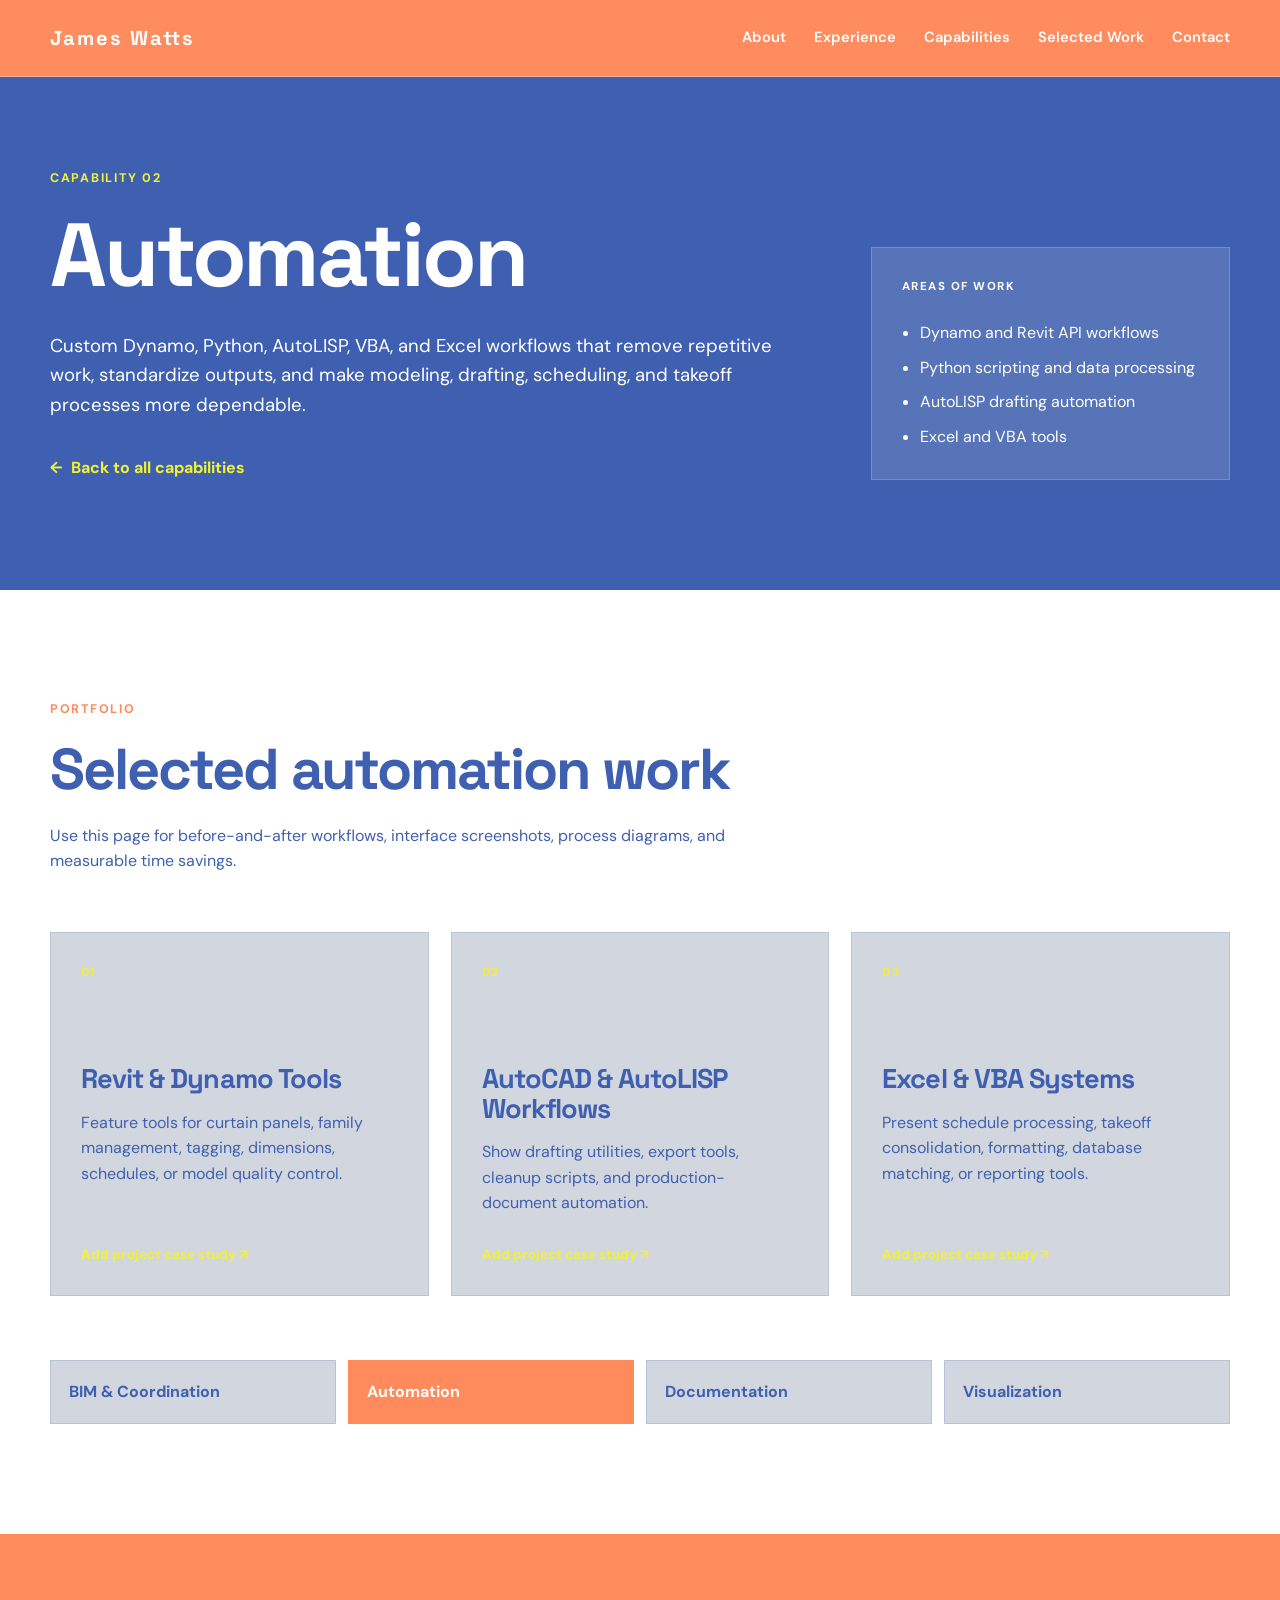
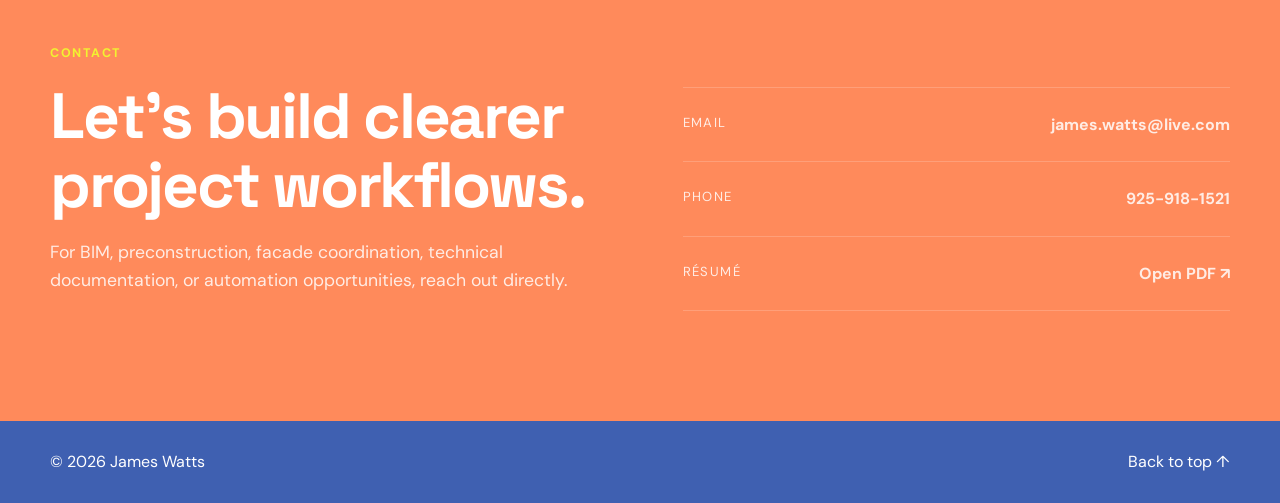
<file: automation.html>
<!DOCTYPE html>
<html lang="en">
<head>
  <meta charset="UTF-8" />
  <meta name="viewport" content="width=device-width, initial-scale=1.0" />
  <meta name="description" content="James Watts — Automation portfolio." />
  <title>Automation | James Watts Portfolio</title>
  <link rel="preconnect" href="https://fonts.googleapis.com" />
  <link rel="preconnect" href="https://fonts.gstatic.com" crossorigin />
  <link href="https://fonts.googleapis.com/css2?family=DM+Sans:wght@400;500;600;700&family=Space+Grotesk:wght@500;600;700&display=swap" rel="stylesheet" />
  <link rel="stylesheet" href="style.css" />
  <script defer src="script.js"></script>
</head>
<body class="category-page">
  <a class="skip-link" href="#main-content">Skip to content</a>

  <header class="site-header" id="top">
    <div class="container nav-wrap">
      <a class="brand" href="index.html" aria-label="James Watts portfolio home">James Watts</a>

      <button class="menu-toggle" type="button" aria-label="Open navigation" aria-expanded="false" aria-controls="site-nav">
        <span></span><span></span><span></span>
      </button>

      <nav id="site-nav" class="site-nav" aria-label="Primary navigation">
        <a href="index.html#about">About</a>
        <a href="index.html#experience">Experience</a>
        <a href="index.html#capabilities">Capabilities</a>
        <a href="index.html#work">Selected Work</a>
        <a href="#contact">Contact</a>
      </nav>
    </div>
  </header>

  <main id="main-content">
    <section class="category-hero section section-dark">
      <div class="container category-hero-grid">
        <div class="reveal">
          <p class="eyebrow">Capability 02</p>
          <h1>Automation</h1>
          <p class="category-hero-copy">Custom Dynamo, Python, AutoLISP, VBA, and Excel workflows that remove repetitive work, standardize outputs, and make modeling, drafting, scheduling, and takeoff processes more dependable.</p>
          <a class="category-back" href="index.html#capabilities"><span aria-hidden="true">←</span> Back to all capabilities</a>
        </div>

        <aside class="category-summary reveal" aria-label="Automation services">
          <p class="panel-label">Areas of work</p>
          <ul>
              <li>Dynamo and Revit API workflows</li>
              <li>Python scripting and data processing</li>
              <li>AutoLISP drafting automation</li>
              <li>Excel and VBA tools</li>
          </ul>
        </aside>
      </div>
    </section>

    <section class="section section-light">
      <div class="container">
        <div class="section-heading reveal">
          <p class="eyebrow">Portfolio</p>
          <h2>Selected automation work</h2>
          <p class="section-note">Use this page for before-and-after workflows, interface screenshots, process diagrams, and measurable time savings.</p>
        </div>

        <div class="category-work-grid">
          <article class="category-project reveal">
            <span class="project-number">01</span>
            <h3>Revit &amp; Dynamo Tools</h3>
            <p>Feature tools for curtain panels, family management, tagging, dimensions, schedules, or model quality control.</p>
            <span class="project-status">Add project case study ↗</span>
          </article>
          <article class="category-project reveal">
            <span class="project-number">02</span>
            <h3>AutoCAD &amp; AutoLISP Workflows</h3>
            <p>Show drafting utilities, export tools, cleanup scripts, and production-document automation.</p>
            <span class="project-status">Add project case study ↗</span>
          </article>
          <article class="category-project reveal">
            <span class="project-number">03</span>
            <h3>Excel &amp; VBA Systems</h3>
            <p>Present schedule processing, takeoff consolidation, formatting, database matching, or reporting tools.</p>
            <span class="project-status">Add project case study ↗</span>
          </article>
        </div>

        <nav class="category-navigation reveal" aria-label="Portfolio categories">
          <a href="bim-coordination.html">BIM &amp; Coordination</a>
          <a href="automation.html" aria-current="page">Automation</a>
          <a href="documentation.html">Documentation</a>
          <a href="visualization.html">Visualization</a>
        </nav>
      </div>
    </section>

    <section class="section contact-section" id="contact">
      <div class="container contact-grid">
        <div class="reveal">
          <p class="eyebrow">Contact</p>
          <h2>Let’s build clearer project workflows.</h2>
          <p>For BIM, preconstruction, facade coordination, technical documentation, or automation opportunities, reach out directly.</p>
        </div>

        <div class="contact-links reveal">
          <a href="mailto:james.watts@live.com">
            <span>Email</span>
            <strong>james.watts@live.com</strong>
          </a>
          <a href="tel:+19259181521">
            <span>Phone</span>
            <strong>925-918-1521</strong>
          </a>
          <a href="assets/James-Watts-Resume.pdf" target="_blank" rel="noopener">
            <span>Résumé</span>
            <strong>Open PDF ↗</strong>
          </a>
        </div>
      </div>
    </section>
  </main>

  <footer class="site-footer">
    <div class="container footer-wrap">
      <p>© <span id="year"></span> James Watts</p>
      <a href="#top">Back to top ↑</a>
    </div>
  </footer>
</body>
</html>
</file>
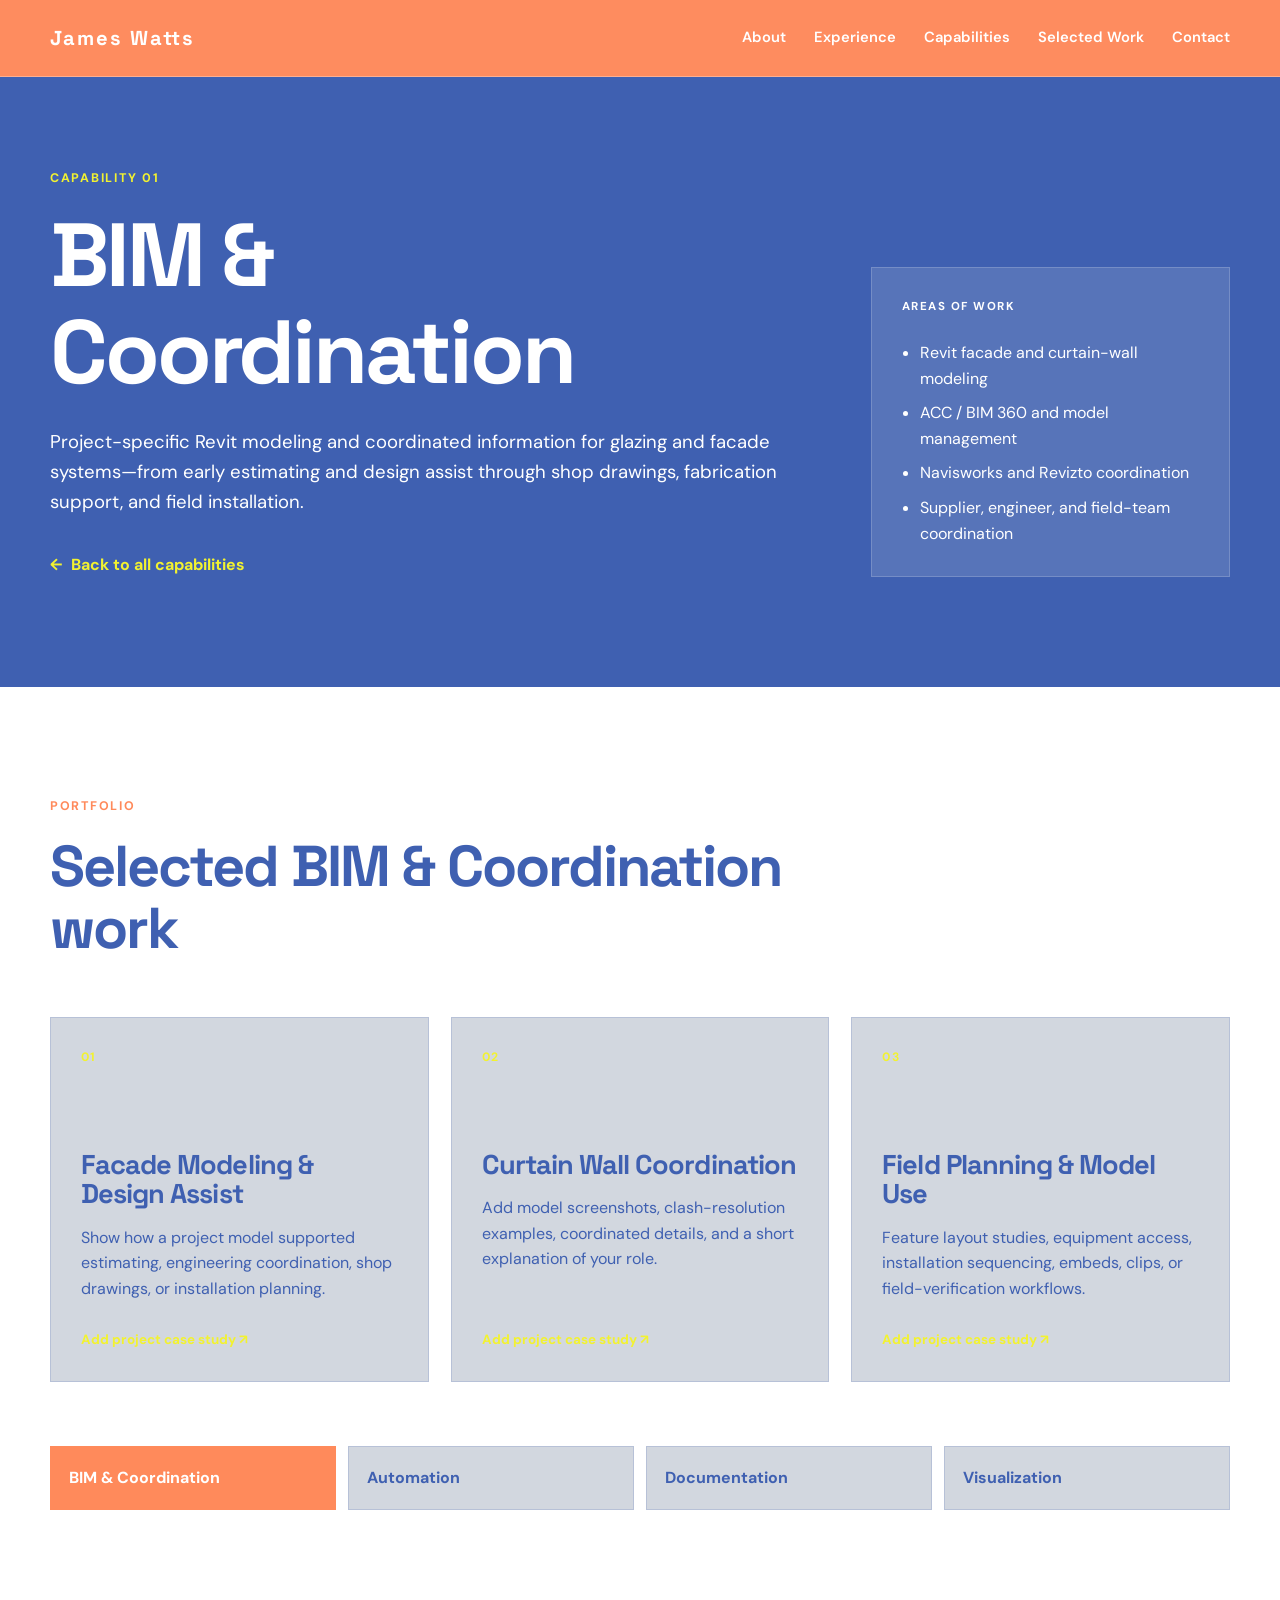
<file: bim-coordination.html>
<!DOCTYPE html>
<html lang="en">
<head>
  <meta charset="UTF-8" />
  <meta name="viewport" content="width=device-width, initial-scale=1.0" />
  <meta name="description" content="James Watts — BIM &amp; Coordination portfolio." />
  <title>BIM &amp; Coordination | James Watts Portfolio</title>
  <link rel="preconnect" href="https://fonts.googleapis.com" />
  <link rel="preconnect" href="https://fonts.gstatic.com" crossorigin />
  <link href="https://fonts.googleapis.com/css2?family=DM+Sans:wght@400;500;600;700&family=Space+Grotesk:wght@500;600;700&display=swap" rel="stylesheet" />
  <link rel="stylesheet" href="style.css" />
  <script defer src="script.js"></script>
</head>
<body class="category-page">
  <a class="skip-link" href="#main-content">Skip to content</a>

  <header class="site-header" id="top">
    <div class="container nav-wrap">
      <a class="brand" href="index.html" aria-label="James Watts portfolio home">James Watts</a>

      <button class="menu-toggle" type="button" aria-label="Open navigation" aria-expanded="false" aria-controls="site-nav">
        <span></span><span></span><span></span>
      </button>

      <nav id="site-nav" class="site-nav" aria-label="Primary navigation">
        <a href="index.html#about">About</a>
        <a href="index.html#experience">Experience</a>
        <a href="index.html#capabilities">Capabilities</a>
        <a href="index.html#work">Selected Work</a>
        <a href="#contact">Contact</a>
      </nav>
    </div>
  </header>

  <main id="main-content">
    <section class="category-hero section section-dark">
      <div class="container category-hero-grid">
        <div class="reveal">
          <p class="eyebrow">Capability 01</p>
          <h1>BIM &amp; Coordination</h1>
          <p class="category-hero-copy">Project-specific Revit modeling and coordinated information for glazing and facade systems—from early estimating and design assist through shop drawings, fabrication support, and field installation.</p>
          <a class="category-back" href="index.html#capabilities"><span aria-hidden="true">←</span> Back to all capabilities</a>
        </div>

        <aside class="category-summary reveal" aria-label="BIM &amp; Coordination services">
          <p class="panel-label">Areas of work</p>
          <ul>
              <li>Revit facade and curtain-wall modeling</li>
              <li>ACC / BIM 360 and model management</li>
              <li>Navisworks and Revizto coordination</li>
              <li>Supplier, engineer, and field-team coordination</li>
          </ul>
        </aside>
      </div>
    </section>

    <section class="section section-light">
      <div class="container">
        <div class="section-heading reveal">
          <p class="eyebrow">Portfolio</p>
          <h2>Selected BIM &amp; Coordination work</h2>
        </div>

        <div class="category-work-grid">
          <article class="category-project reveal">
            <span class="project-number">01</span>
            <h3>Facade Modeling &amp; Design Assist</h3>
            <p>Show how a project model supported estimating, engineering coordination, shop drawings, or installation planning.</p>
            <span class="project-status">Add project case study ↗</span>
          </article>
          <article class="category-project reveal">
            <span class="project-number">02</span>
            <h3>Curtain Wall Coordination</h3>
            <p>Add model screenshots, clash-resolution examples, coordinated details, and a short explanation of your role.</p>
            <span class="project-status">Add project case study ↗</span>
          </article>
          <article class="category-project reveal">
            <span class="project-number">03</span>
            <h3>Field Planning &amp; Model Use</h3>
            <p>Feature layout studies, equipment access, installation sequencing, embeds, clips, or field-verification workflows.</p>
            <span class="project-status">Add project case study ↗</span>
          </article>
        </div>

        <nav class="category-navigation reveal" aria-label="Portfolio categories">
          <a href="bim-coordination.html" aria-current="page">BIM &amp; Coordination</a>
          <a href="automation.html">Automation</a>
          <a href="documentation.html">Documentation</a>
          <a href="visualization.html">Visualization</a>
        </nav>

        <section class="portfolio-pdf reveal" aria-labelledby="bim-pdf-title">
          <div class="portfolio-pdf-heading">
            <div>
              <p class="eyebrow">Project Portfolio</p>
              <h2 id="bim-pdf-title">BIM &amp; Coordination Portfolio</h2>
            </div>

            <a
              class="button portfolio-pdf-button"
              href="assets/bim-coordination-portfolio.pdf"
              target="_blank"
              rel="noopener"
            >
              Open PDF ↗
            </a>
          </div>

          <div class="portfolio-reader" data-portfolio-reader>
            <div
              class="portfolio-page-status"
              aria-live="polite"
              aria-atomic="true"
            >
              <span>Page</span>
              <strong id="portfolio-current-page">01</strong>
              <span>/ 30</span>
            </div>

            <ol class="portfolio-spreads" aria-label="BIM and Coordination portfolio pages">
            <li
              class="portfolio-spread portfolio-spread--cover"
              id="portfolio-page-1"
              data-portfolio-page="1"
            >
              <img
                src="assets/bim-portfolio-pages/page-01.webp"
                alt="BIM portfolio page 1: 200 Mission"
                width="1225"
                height="1582"
                loading="eager"
                decoding="async" fetchpriority="high"
              />
              <div class="portfolio-spread-caption">
                <span>200 Mission</span>
                <strong>Page 01 / 30</strong>
              </div>
            </li>
            <li
              class="portfolio-spread"
              id="portfolio-page-2"
              data-portfolio-page="2"
            >
              <img
                src="assets/bim-portfolio-pages/page-02.webp"
                alt="BIM portfolio page 2: 405 Industrial and Samuel Merritt University"
                width="2450"
                height="1582"
                loading="eager"
                decoding="async"
              />
              <div class="portfolio-spread-caption">
                <span>405 Industrial and Samuel Merritt University</span>
                <strong>Page 02 / 30</strong>
              </div>
            </li>
            <li
              class="portfolio-spread"
              id="portfolio-page-3"
              data-portfolio-page="3"
            >
              <img
                src="assets/bim-portfolio-pages/page-03.webp"
                alt="BIM portfolio page 3: Stanford Bridge and 490 South Matilda"
                width="2450"
                height="1582"
                loading="lazy"
                decoding="async"
              />
              <div class="portfolio-spread-caption">
                <span>Stanford Bridge and 490 South Matilda</span>
                <strong>Page 03 / 30</strong>
              </div>
            </li>
            <li
              class="portfolio-spread"
              id="portfolio-page-4"
              data-portfolio-page="4"
            >
              <img
                src="assets/bim-portfolio-pages/page-04.webp"
                alt="BIM portfolio page 4: 777 Airport Boulevard and ACLS"
                width="2450"
                height="1582"
                loading="lazy"
                decoding="async"
              />
              <div class="portfolio-spread-caption">
                <span>777 Airport Boulevard and ACLS</span>
                <strong>Page 04 / 30</strong>
              </div>
            </li>
            <li
              class="portfolio-spread"
              id="portfolio-page-5"
              data-portfolio-page="5"
            >
              <img
                src="assets/bim-portfolio-pages/page-05.webp"
                alt="BIM portfolio page 5: 888 Ross and IQHQ Aventine"
                width="2450"
                height="1582"
                loading="lazy"
                decoding="async"
              />
              <div class="portfolio-spread-caption">
                <span>888 Ross and IQHQ Aventine</span>
                <strong>Page 05 / 30</strong>
              </div>
            </li>
            <li
              class="portfolio-spread"
              id="portfolio-page-6"
              data-portfolio-page="6"
            >
              <img
                src="assets/bim-portfolio-pages/page-06.webp"
                alt="BIM portfolio page 6: City of Hope and 1389 Moffett Park"
                width="2450"
                height="1582"
                loading="lazy"
                decoding="async"
              />
              <div class="portfolio-spread-caption">
                <span>City of Hope and 1389 Moffett Park</span>
                <strong>Page 06 / 30</strong>
              </div>
            </li>
            <li
              class="portfolio-spread"
              id="portfolio-page-7"
              data-portfolio-page="7"
            >
              <img
                src="assets/bim-portfolio-pages/page-07.webp"
                alt="BIM portfolio page 7: Project 63 and Project Nomar North"
                width="2450"
                height="1582"
                loading="lazy"
                decoding="async"
              />
              <div class="portfolio-spread-caption">
                <span>Project 63 and Project Nomar North</span>
                <strong>Page 07 / 30</strong>
              </div>
            </li>
            <li
              class="portfolio-spread"
              id="portfolio-page-8"
              data-portfolio-page="8"
            >
              <img
                src="assets/bim-portfolio-pages/page-08.webp"
                alt="BIM portfolio page 8: Project Nomar South and Pier 70A"
                width="2450"
                height="1582"
                loading="lazy"
                decoding="async"
              />
              <div class="portfolio-spread-caption">
                <span>Project Nomar South and Pier 70A</span>
                <strong>Page 08 / 30</strong>
              </div>
            </li>
            <li
              class="portfolio-spread"
              id="portfolio-page-9"
              data-portfolio-page="9"
            >
              <img
                src="assets/bim-portfolio-pages/page-09.webp"
                alt="BIM portfolio page 9: Moffett Towers Building 6 and The Ranch Lot Studios"
                width="2450"
                height="1582"
                loading="lazy"
                decoding="async"
              />
              <div class="portfolio-spread-caption">
                <span>Moffett Towers Building 6 and The Ranch Lot Studios</span>
                <strong>Page 09 / 30</strong>
              </div>
            </li>
            <li
              class="portfolio-spread"
              id="portfolio-page-10"
              data-portfolio-page="10"
            >
              <img
                src="assets/bim-portfolio-pages/page-10.webp"
                alt="BIM portfolio page 10: Joint Venture Cancer Center and UNLV"
                width="2450"
                height="1582"
                loading="lazy"
                decoding="async"
              />
              <div class="portfolio-spread-caption">
                <span>Joint Venture Cancer Center and UNLV</span>
                <strong>Page 10 / 30</strong>
              </div>
            </li>
            <li
              class="portfolio-spread"
              id="portfolio-page-11"
              data-portfolio-page="11"
            >
              <img
                src="assets/bim-portfolio-pages/page-11.webp"
                alt="BIM portfolio page 11: UCSD Discovery and UNR Mathewson"
                width="2450"
                height="1582"
                loading="lazy"
                decoding="async"
              />
              <div class="portfolio-spread-caption">
                <span>UCSD Discovery and UNR Mathewson</span>
                <strong>Page 11 / 30</strong>
              </div>
            </li>
            <li
              class="portfolio-spread"
              id="portfolio-page-12"
              data-portfolio-page="12"
            >
              <img
                src="assets/bim-portfolio-pages/page-12.webp"
                alt="BIM portfolio page 12: Saint Francis Highschool and Adaptive Units"
                width="2450"
                height="1582"
                loading="lazy"
                decoding="async"
              />
              <div class="portfolio-spread-caption">
                <span>Saint Francis Highschool and Adaptive Units</span>
                <strong>Page 12 / 30</strong>
              </div>
            </li>
            <li
              class="portfolio-spread"
              id="portfolio-page-13"
              data-portfolio-page="13"
            >
              <img
                src="assets/bim-portfolio-pages/page-13.webp"
                alt="BIM portfolio page 13: Adaptive Units examples"
                width="2450"
                height="1582"
                loading="lazy"
                decoding="async"
              />
              <div class="portfolio-spread-caption">
                <span>Adaptive Units examples</span>
                <strong>Page 13 / 30</strong>
              </div>
            </li>
            <li
              class="portfolio-spread"
              id="portfolio-page-14"
              data-portfolio-page="14"
            >
              <img
                src="assets/bim-portfolio-pages/page-14.webp"
                alt="BIM portfolio page 14: Adaptive door units"
                width="2450"
                height="1582"
                loading="lazy"
                decoding="async"
              />
              <div class="portfolio-spread-caption">
                <span>Adaptive door units</span>
                <strong>Page 14 / 30</strong>
              </div>
            </li>
            <li
              class="portfolio-spread"
              id="portfolio-page-15"
              data-portfolio-page="15"
            >
              <img
                src="assets/bim-portfolio-pages/page-15.webp"
                alt="BIM portfolio page 15: UCSF Benioff Parking Structure and UCSC Heller Housing"
                width="2450"
                height="1582"
                loading="lazy"
                decoding="async"
              />
              <div class="portfolio-spread-caption">
                <span>UCSF Benioff Parking Structure and UCSC Heller Housing</span>
                <strong>Page 15 / 30</strong>
              </div>
            </li>
            <li
              class="portfolio-spread"
              id="portfolio-page-16"
              data-portfolio-page="16"
            >
              <img
                src="assets/bim-portfolio-pages/page-16.webp"
                alt="BIM portfolio page 16: East County Services Center and Sonoma Government Center"
                width="2450"
                height="1582"
                loading="lazy"
                decoding="async"
              />
              <div class="portfolio-spread-caption">
                <span>East County Services Center and Sonoma Government Center</span>
                <strong>Page 16 / 30</strong>
              </div>
            </li>
            <li
              class="portfolio-spread"
              id="portfolio-page-17"
              data-portfolio-page="17"
            >
              <img
                src="assets/bim-portfolio-pages/page-17.webp"
                alt="BIM portfolio page 17: UCB Heathcock and SFO Guardrail"
                width="2450"
                height="1582"
                loading="lazy"
                decoding="async"
              />
              <div class="portfolio-spread-caption">
                <span>UCB Heathcock and SFO Guardrail</span>
                <strong>Page 17 / 30</strong>
              </div>
            </li>
            <li
              class="portfolio-spread"
              id="portfolio-page-18"
              data-portfolio-page="18"
            >
              <img
                src="assets/bim-portfolio-pages/page-18.webp"
                alt="BIM portfolio page 18: SFO Icebox and SFUSD"
                width="2450"
                height="1582"
                loading="lazy"
                decoding="async"
              />
              <div class="portfolio-spread-caption">
                <span>SFO Icebox and SFUSD</span>
                <strong>Page 18 / 30</strong>
              </div>
            </li>
            <li
              class="portfolio-spread"
              id="portfolio-page-19"
              data-portfolio-page="19"
            >
              <img
                src="assets/bim-portfolio-pages/page-19.webp"
                alt="BIM portfolio page 19: STEM Mission College and Gilead Technical Development Center"
                width="2450"
                height="1582"
                loading="lazy"
                decoding="async"
              />
              <div class="portfolio-spread-caption">
                <span>STEM Mission College and Gilead Technical Development Center</span>
                <strong>Page 19 / 30</strong>
              </div>
            </li>
            <li
              class="portfolio-spread"
              id="portfolio-page-20"
              data-portfolio-page="20"
            >
              <img
                src="assets/bim-portfolio-pages/page-20.webp"
                alt="BIM portfolio page 20: Workday Meeting Center and West Valley College"
                width="2450"
                height="1582"
                loading="lazy"
                decoding="async"
              />
              <div class="portfolio-spread-caption">
                <span>Workday Meeting Center and West Valley College</span>
                <strong>Page 20 / 30</strong>
              </div>
            </li>
            <li
              class="portfolio-spread"
              id="portfolio-page-21"
              data-portfolio-page="21"
            >
              <img
                src="assets/bim-portfolio-pages/page-21.webp"
                alt="BIM portfolio page 21: SFO Cargo and Sutter MOB"
                width="2450"
                height="1582"
                loading="lazy"
                decoding="async"
              />
              <div class="portfolio-spread-caption">
                <span>SFO Cargo and Sutter MOB</span>
                <strong>Page 21 / 30</strong>
              </div>
            </li>
            <li
              class="portfolio-spread"
              id="portfolio-page-22"
              data-portfolio-page="22"
            >
              <img
                src="assets/bim-portfolio-pages/page-22.webp"
                alt="BIM portfolio page 22: Millbrae Yards Phase II and Monterey Terminal"
                width="2450"
                height="1582"
                loading="lazy"
                decoding="async"
              />
              <div class="portfolio-spread-caption">
                <span>Millbrae Yards Phase II and Monterey Terminal</span>
                <strong>Page 22 / 30</strong>
              </div>
            </li>
            <li
              class="portfolio-spread"
              id="portfolio-page-23"
              data-portfolio-page="23"
            >
              <img
                src="assets/bim-portfolio-pages/page-23.webp"
                alt="BIM portfolio page 23: Davidson and Licht and CCSF Diego Rivera"
                width="2450"
                height="1582"
                loading="lazy"
                decoding="async"
              />
              <div class="portfolio-spread-caption">
                <span>Davidson and Licht and CCSF Diego Rivera</span>
                <strong>Page 23 / 30</strong>
              </div>
            </li>
            <li
              class="portfolio-spread"
              id="portfolio-page-24"
              data-portfolio-page="24"
            >
              <img
                src="assets/bim-portfolio-pages/page-24.webp"
                alt="BIM portfolio page 24: SLAC National Accelerator Lab"
                width="2450"
                height="1582"
                loading="lazy"
                decoding="async"
              />
              <div class="portfolio-spread-caption">
                <span>SLAC National Accelerator Lab</span>
                <strong>Page 24 / 30</strong>
              </div>
            </li>
            <li
              class="portfolio-spread"
              id="portfolio-page-25"
              data-portfolio-page="25"
            >
              <img
                src="assets/bim-portfolio-pages/page-25.webp"
                alt="BIM portfolio page 25: San Quentin Rehabilitation Center"
                width="2450"
                height="1582"
                loading="lazy"
                decoding="async"
              />
              <div class="portfolio-spread-caption">
                <span>San Quentin Rehabilitation Center</span>
                <strong>Page 25 / 30</strong>
              </div>
            </li>
            <li
              class="portfolio-spread"
              id="portfolio-page-26"
              data-portfolio-page="26"
            >
              <img
                src="assets/bim-portfolio-pages/page-26.webp"
                alt="BIM portfolio page 26: Construction and fabrication photography"
                width="2450"
                height="1582"
                loading="lazy"
                decoding="async"
              />
              <div class="portfolio-spread-caption">
                <span>Construction and fabrication photography</span>
                <strong>Page 26 / 30</strong>
              </div>
            </li>
            <li
              class="portfolio-spread"
              id="portfolio-page-27"
              data-portfolio-page="27"
            >
              <img
                src="assets/bim-portfolio-pages/page-27.webp"
                alt="BIM portfolio page 27: Stanford Atrium"
                width="2450"
                height="1582"
                loading="lazy"
                decoding="async"
              />
              <div class="portfolio-spread-caption">
                <span>Stanford Atrium</span>
                <strong>Page 27 / 30</strong>
              </div>
            </li>
            <li
              class="portfolio-spread"
              id="portfolio-page-28"
              data-portfolio-page="28"
            >
              <img
                src="assets/bim-portfolio-pages/page-28.webp"
                alt="BIM portfolio page 28: YMCA Redwood City"
                width="2450"
                height="1582"
                loading="lazy"
                decoding="async"
              />
              <div class="portfolio-spread-caption">
                <span>YMCA Redwood City</span>
                <strong>Page 28 / 30</strong>
              </div>
            </li>
            <li
              class="portfolio-spread"
              id="portfolio-page-29"
              data-portfolio-page="29"
            >
              <img
                src="assets/bim-portfolio-pages/page-29.webp"
                alt="BIM portfolio page 29: SSF Wellness"
                width="2450"
                height="1582"
                loading="lazy"
                decoding="async"
              />
              <div class="portfolio-spread-caption">
                <span>SSF Wellness</span>
                <strong>Page 29 / 30</strong>
              </div>
            </li>
            <li
              class="portfolio-spread"
              id="portfolio-page-30"
              data-portfolio-page="30"
            >
              <img
                src="assets/bim-portfolio-pages/page-30.webp"
                alt="BIM portfolio page 30: SFSU Canopy"
                width="2450"
                height="1582"
                loading="lazy"
                decoding="async"
              />
              <div class="portfolio-spread-caption">
                <span>SFSU Canopy</span>
                <strong>Page 30 / 30</strong>
              </div>
            </li>
            </ol>
          </div>
        </section>
      </div>
    </section>

    <section class="section contact-section" id="contact">
      <div class="container contact-grid">
        <div class="reveal">
          <p class="eyebrow">Contact</p>
          <h2>Let’s build clearer project workflows.</h2>
          <p>For BIM, preconstruction, facade coordination, technical documentation, or automation opportunities, reach out directly.</p>
        </div>

        <div class="contact-links reveal">
          <a href="mailto:james.watts@live.com">
            <span>Email</span>
            <strong>james.watts@live.com</strong>
          </a>
          <a href="tel:+19259181521">
            <span>Phone</span>
            <strong>925-918-1521</strong>
          </a>
          <a href="assets/James-Watts-Resume.pdf" target="_blank" rel="noopener">
            <span>Résumé</span>
            <strong>Open PDF ↗</strong>
          </a>
        </div>
      </div>
    </section>
  </main>

  <footer class="site-footer">
    <div class="container footer-wrap">
      <p>© <span id="year"></span> James Watts</p>
      <a href="#top">Back to top ↑</a>
    </div>
  </footer>
</body>
</html>
</file>
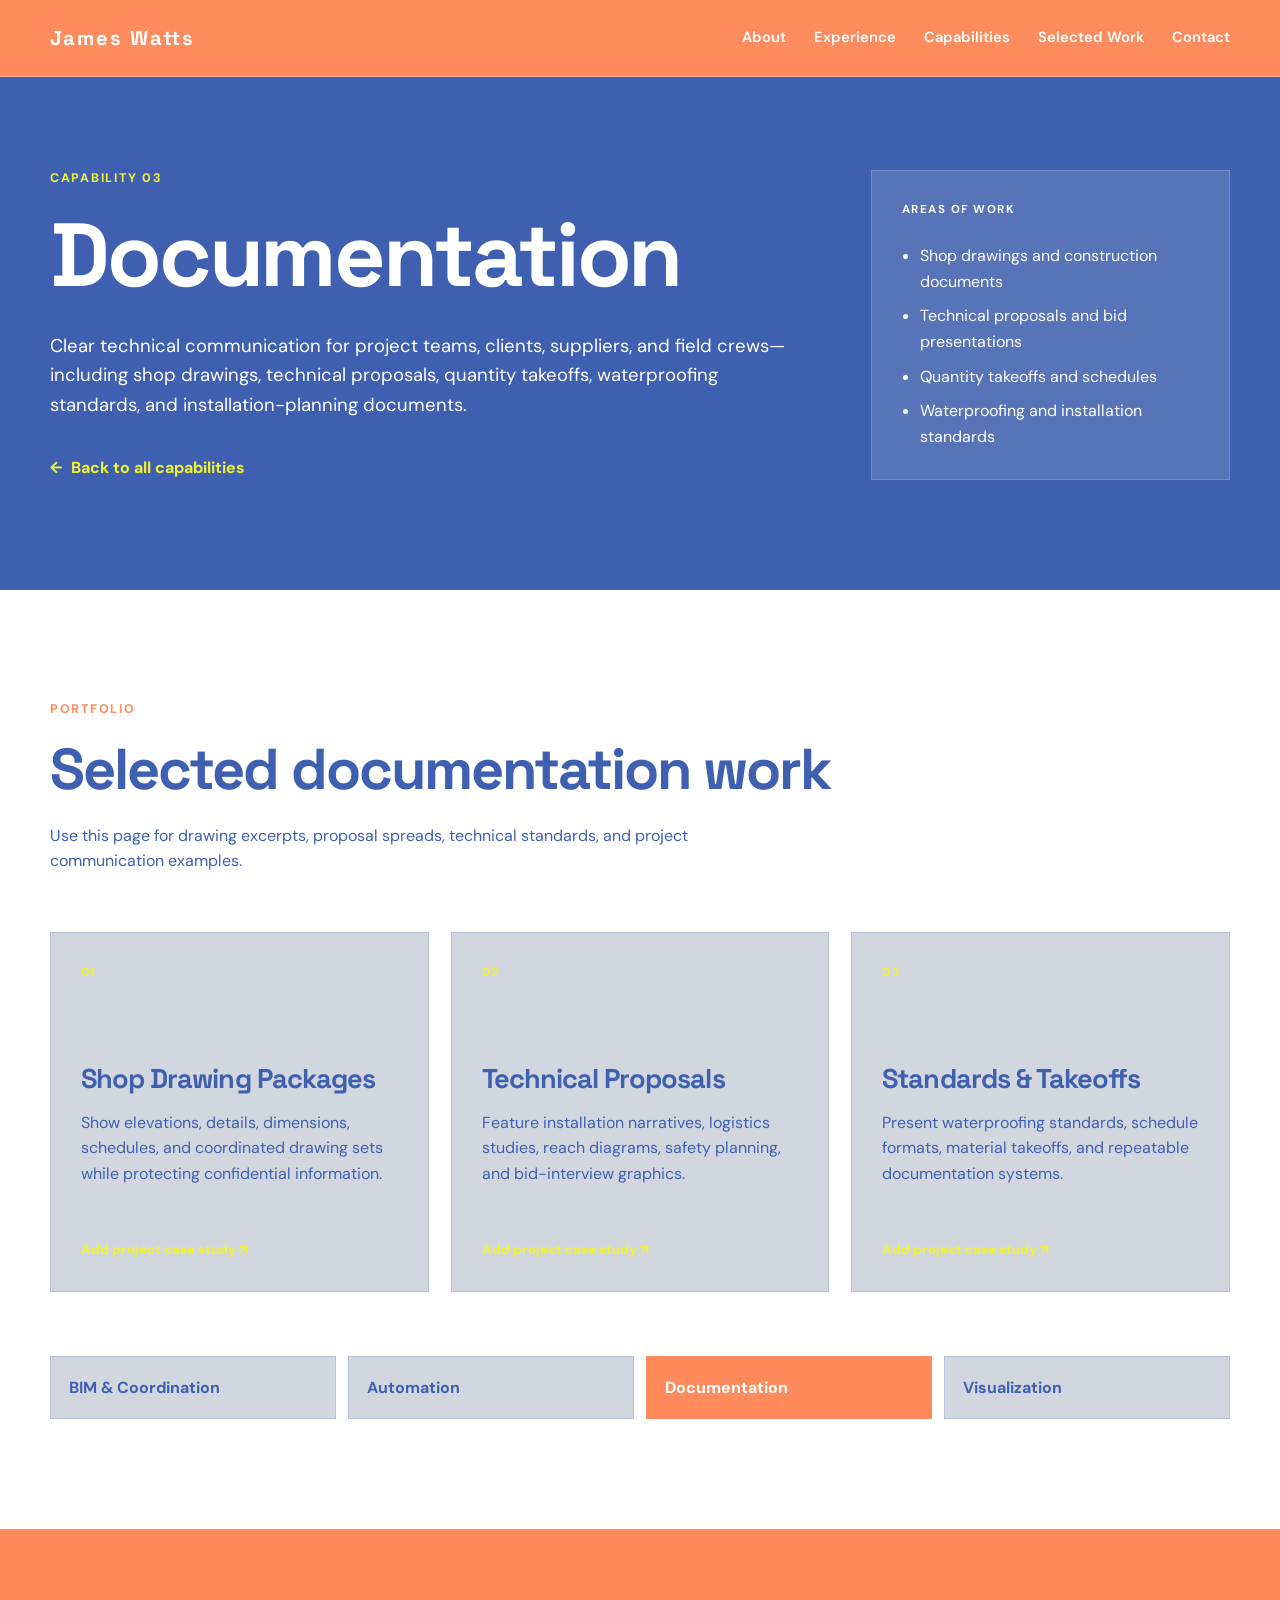
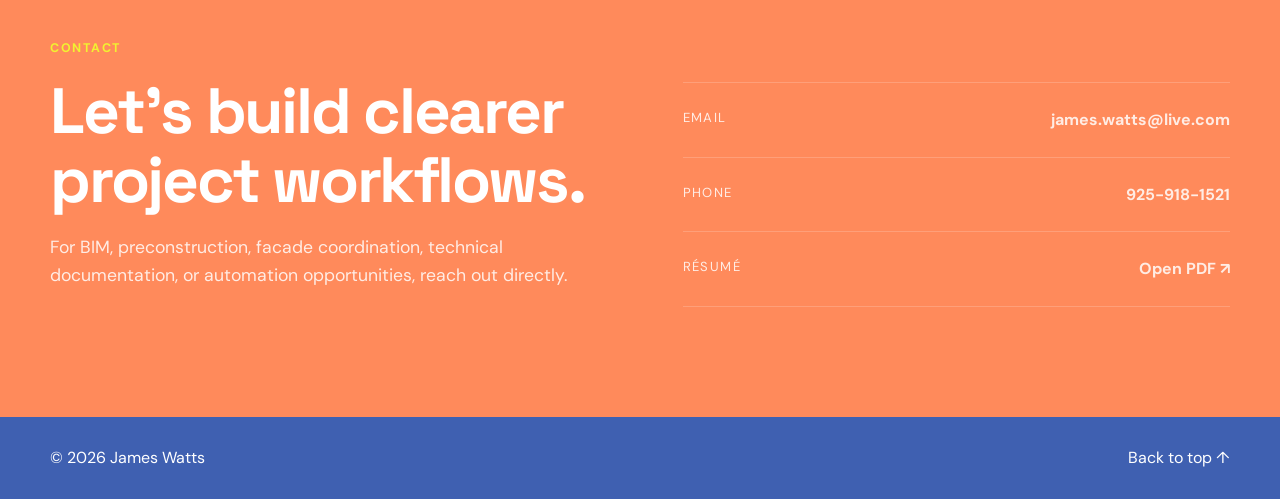
<file: documentation.html>
<!DOCTYPE html>
<html lang="en">
<head>
  <meta charset="UTF-8" />
  <meta name="viewport" content="width=device-width, initial-scale=1.0" />
  <meta name="description" content="James Watts — Documentation portfolio." />
  <title>Documentation | James Watts Portfolio</title>
  <link rel="preconnect" href="https://fonts.googleapis.com" />
  <link rel="preconnect" href="https://fonts.gstatic.com" crossorigin />
  <link href="https://fonts.googleapis.com/css2?family=DM+Sans:wght@400;500;600;700&family=Space+Grotesk:wght@500;600;700&display=swap" rel="stylesheet" />
  <link rel="stylesheet" href="style.css" />
  <script defer src="script.js"></script>
</head>
<body class="category-page">
  <a class="skip-link" href="#main-content">Skip to content</a>

  <header class="site-header" id="top">
    <div class="container nav-wrap">
      <a class="brand" href="index.html" aria-label="James Watts portfolio home">James Watts</a>

      <button class="menu-toggle" type="button" aria-label="Open navigation" aria-expanded="false" aria-controls="site-nav">
        <span></span><span></span><span></span>
      </button>

      <nav id="site-nav" class="site-nav" aria-label="Primary navigation">
        <a href="index.html#about">About</a>
        <a href="index.html#experience">Experience</a>
        <a href="index.html#capabilities">Capabilities</a>
        <a href="index.html#work">Selected Work</a>
        <a href="#contact">Contact</a>
      </nav>
    </div>
  </header>

  <main id="main-content">
    <section class="category-hero section section-dark">
      <div class="container category-hero-grid">
        <div class="reveal">
          <p class="eyebrow">Capability 03</p>
          <h1>Documentation</h1>
          <p class="category-hero-copy">Clear technical communication for project teams, clients, suppliers, and field crews—including shop drawings, technical proposals, quantity takeoffs, waterproofing standards, and installation-planning documents.</p>
          <a class="category-back" href="index.html#capabilities"><span aria-hidden="true">←</span> Back to all capabilities</a>
        </div>

        <aside class="category-summary reveal" aria-label="Documentation services">
          <p class="panel-label">Areas of work</p>
          <ul>
              <li>Shop drawings and construction documents</li>
              <li>Technical proposals and bid presentations</li>
              <li>Quantity takeoffs and schedules</li>
              <li>Waterproofing and installation standards</li>
          </ul>
        </aside>
      </div>
    </section>

    <section class="section section-light">
      <div class="container">
        <div class="section-heading reveal">
          <p class="eyebrow">Portfolio</p>
          <h2>Selected documentation work</h2>
          <p class="section-note">Use this page for drawing excerpts, proposal spreads, technical standards, and project communication examples.</p>
        </div>

        <div class="category-work-grid">
          <article class="category-project reveal">
            <span class="project-number">01</span>
            <h3>Shop Drawing Packages</h3>
            <p>Show elevations, details, dimensions, schedules, and coordinated drawing sets while protecting confidential information.</p>
            <span class="project-status">Add project case study ↗</span>
          </article>
          <article class="category-project reveal">
            <span class="project-number">02</span>
            <h3>Technical Proposals</h3>
            <p>Feature installation narratives, logistics studies, reach diagrams, safety planning, and bid-interview graphics.</p>
            <span class="project-status">Add project case study ↗</span>
          </article>
          <article class="category-project reveal">
            <span class="project-number">03</span>
            <h3>Standards &amp; Takeoffs</h3>
            <p>Present waterproofing standards, schedule formats, material takeoffs, and repeatable documentation systems.</p>
            <span class="project-status">Add project case study ↗</span>
          </article>
        </div>

        <nav class="category-navigation reveal" aria-label="Portfolio categories">
          <a href="bim-coordination.html">BIM &amp; Coordination</a>
          <a href="automation.html">Automation</a>
          <a href="documentation.html" aria-current="page">Documentation</a>
          <a href="visualization.html">Visualization</a>
        </nav>
      </div>
    </section>

    <section class="section contact-section" id="contact">
      <div class="container contact-grid">
        <div class="reveal">
          <p class="eyebrow">Contact</p>
          <h2>Let’s build clearer project workflows.</h2>
          <p>For BIM, preconstruction, facade coordination, technical documentation, or automation opportunities, reach out directly.</p>
        </div>

        <div class="contact-links reveal">
          <a href="mailto:james.watts@live.com">
            <span>Email</span>
            <strong>james.watts@live.com</strong>
          </a>
          <a href="tel:+19259181521">
            <span>Phone</span>
            <strong>925-918-1521</strong>
          </a>
          <a href="assets/James-Watts-Resume.pdf" target="_blank" rel="noopener">
            <span>Résumé</span>
            <strong>Open PDF ↗</strong>
          </a>
        </div>
      </div>
    </section>
  </main>

  <footer class="site-footer">
    <div class="container footer-wrap">
      <p>© <span id="year"></span> James Watts</p>
      <a href="#top">Back to top ↑</a>
    </div>
  </footer>
</body>
</html>
</file>
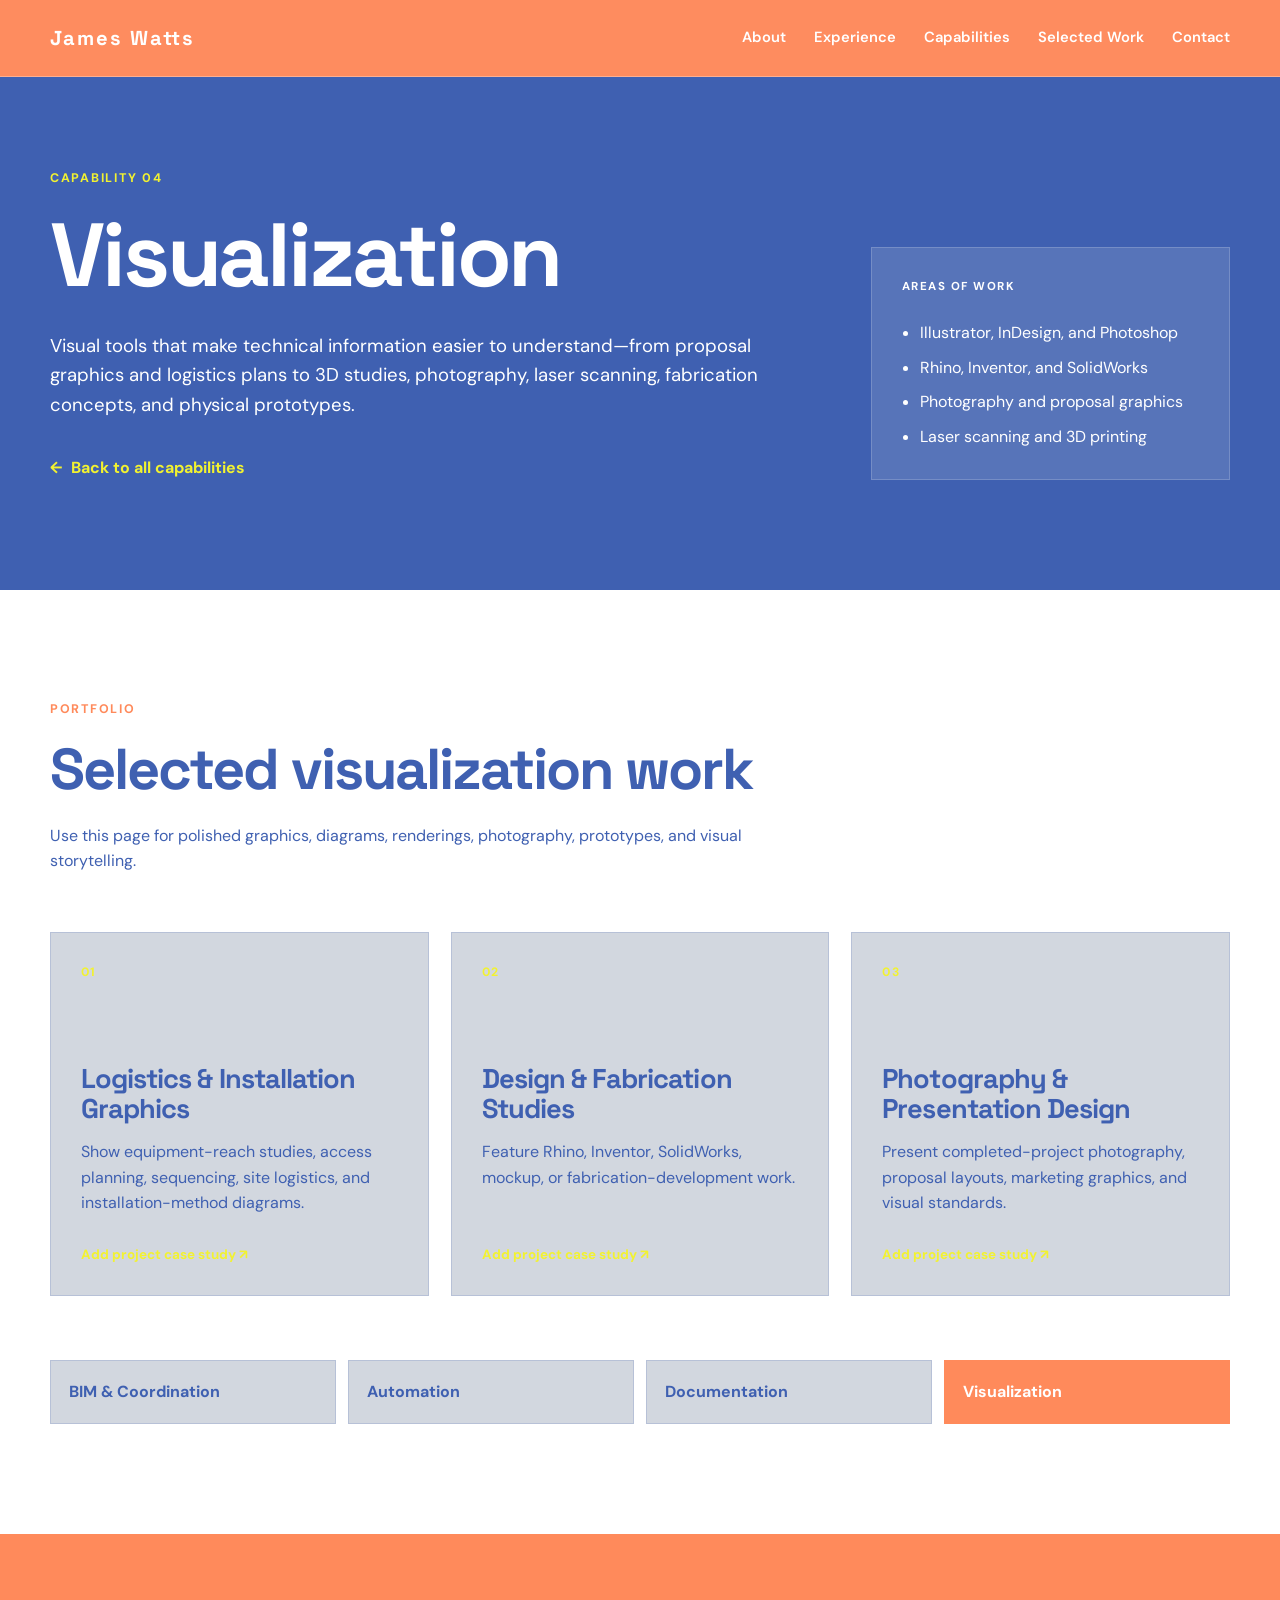
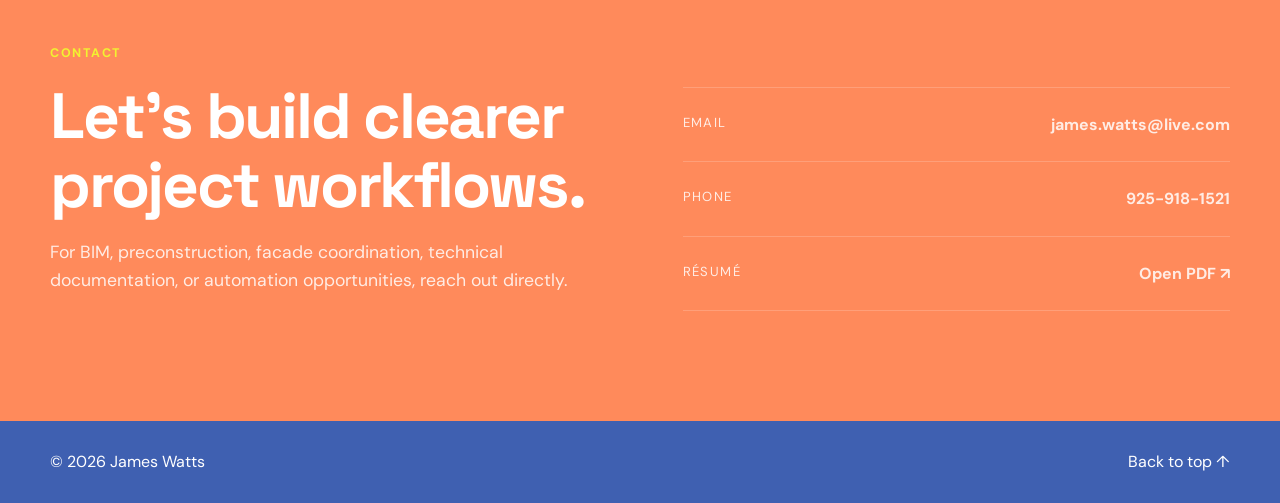
<file: visualization.html>
<!DOCTYPE html>
<html lang="en">
<head>
  <meta charset="UTF-8" />
  <meta name="viewport" content="width=device-width, initial-scale=1.0" />
  <meta name="description" content="James Watts — Visualization portfolio." />
  <title>Visualization | James Watts Portfolio</title>
  <link rel="preconnect" href="https://fonts.googleapis.com" />
  <link rel="preconnect" href="https://fonts.gstatic.com" crossorigin />
  <link href="https://fonts.googleapis.com/css2?family=DM+Sans:wght@400;500;600;700&family=Space+Grotesk:wght@500;600;700&display=swap" rel="stylesheet" />
  <link rel="stylesheet" href="style.css" />
  <script defer src="script.js"></script>
</head>
<body class="category-page">
  <a class="skip-link" href="#main-content">Skip to content</a>

  <header class="site-header" id="top">
    <div class="container nav-wrap">
      <a class="brand" href="index.html" aria-label="James Watts portfolio home">James Watts</a>

      <button class="menu-toggle" type="button" aria-label="Open navigation" aria-expanded="false" aria-controls="site-nav">
        <span></span><span></span><span></span>
      </button>

      <nav id="site-nav" class="site-nav" aria-label="Primary navigation">
        <a href="index.html#about">About</a>
        <a href="index.html#experience">Experience</a>
        <a href="index.html#capabilities">Capabilities</a>
        <a href="index.html#work">Selected Work</a>
        <a href="#contact">Contact</a>
      </nav>
    </div>
  </header>

  <main id="main-content">
    <section class="category-hero section section-dark">
      <div class="container category-hero-grid">
        <div class="reveal">
          <p class="eyebrow">Capability 04</p>
          <h1>Visualization</h1>
          <p class="category-hero-copy">Visual tools that make technical information easier to understand—from proposal graphics and logistics plans to 3D studies, photography, laser scanning, fabrication concepts, and physical prototypes.</p>
          <a class="category-back" href="index.html#capabilities"><span aria-hidden="true">←</span> Back to all capabilities</a>
        </div>

        <aside class="category-summary reveal" aria-label="Visualization services">
          <p class="panel-label">Areas of work</p>
          <ul>
              <li>Illustrator, InDesign, and Photoshop</li>
              <li>Rhino, Inventor, and SolidWorks</li>
              <li>Photography and proposal graphics</li>
              <li>Laser scanning and 3D printing</li>
          </ul>
        </aside>
      </div>
    </section>

    <section class="section section-light">
      <div class="container">
        <div class="section-heading reveal">
          <p class="eyebrow">Portfolio</p>
          <h2>Selected visualization work</h2>
          <p class="section-note">Use this page for polished graphics, diagrams, renderings, photography, prototypes, and visual storytelling.</p>
        </div>

        <div class="category-work-grid">
          <article class="category-project reveal">
            <span class="project-number">01</span>
            <h3>Logistics &amp; Installation Graphics</h3>
            <p>Show equipment-reach studies, access planning, sequencing, site logistics, and installation-method diagrams.</p>
            <span class="project-status">Add project case study ↗</span>
          </article>
          <article class="category-project reveal">
            <span class="project-number">02</span>
            <h3>Design &amp; Fabrication Studies</h3>
            <p>Feature Rhino, Inventor, SolidWorks, mockup, or fabrication-development work.</p>
            <span class="project-status">Add project case study ↗</span>
          </article>
          <article class="category-project reveal">
            <span class="project-number">03</span>
            <h3>Photography &amp; Presentation Design</h3>
            <p>Present completed-project photography, proposal layouts, marketing graphics, and visual standards.</p>
            <span class="project-status">Add project case study ↗</span>
          </article>
        </div>

        <nav class="category-navigation reveal" aria-label="Portfolio categories">
          <a href="bim-coordination.html">BIM &amp; Coordination</a>
          <a href="automation.html">Automation</a>
          <a href="documentation.html">Documentation</a>
          <a href="visualization.html" aria-current="page">Visualization</a>
        </nav>
      </div>
    </section>

    <section class="section contact-section" id="contact">
      <div class="container contact-grid">
        <div class="reveal">
          <p class="eyebrow">Contact</p>
          <h2>Let’s build clearer project workflows.</h2>
          <p>For BIM, preconstruction, facade coordination, technical documentation, or automation opportunities, reach out directly.</p>
        </div>

        <div class="contact-links reveal">
          <a href="mailto:james.watts@live.com">
            <span>Email</span>
            <strong>james.watts@live.com</strong>
          </a>
          <a href="tel:+19259181521">
            <span>Phone</span>
            <strong>925-918-1521</strong>
          </a>
          <a href="assets/James-Watts-Resume.pdf" target="_blank" rel="noopener">
            <span>Résumé</span>
            <strong>Open PDF ↗</strong>
          </a>
        </div>
      </div>
    </section>
  </main>

  <footer class="site-footer">
    <div class="container footer-wrap">
      <p>© <span id="year"></span> James Watts</p>
      <a href="#top">Back to top ↑</a>
    </div>
  </footer>
</body>
</html>
</file>
<file: style.css>
:root {
  --ink: #13181c;
  --ink-soft: #4e5a61;
  --paper: #f7f5f0;
  --white: #ffffff;
  --line: #d8d7d1;
  --accent: #d9653b;
  --accent-dark: #ae4522;
  --hero-muted: #b9ced8;
  --dark: #172126;
  --dark-soft: #243138;
  --max-width: 1180px;
  --shadow: 0 24px 70px rgba(19, 24, 28, 0.12);
}

* { box-sizing: border-box; }
html { scroll-behavior: smooth; }
body {
  margin: 0;
  color: var(--ink);
  background: var(--paper);
  font-family: "DM Sans", sans-serif;
  line-height: 1.6;
  -webkit-font-smoothing: antialiased;
}

body.menu-open { overflow: hidden; }
a { color: inherit; }
img { max-width: 100%; display: block; }

.skip-link {
  position: fixed;
  top: 12px;
  left: 12px;
  z-index: 1000;
  transform: translateY(-160%);
  padding: 10px 14px;
  background: var(--ink);
  color: var(--white);
}
.skip-link:focus { transform: translateY(0); }

.container {
  width: min(calc(100% - 40px), var(--max-width));
  margin-inline: auto;
}

.section { padding: 110px 0; }
.section-muted { background: #ecebe6; }
.section-dark { background: var(--dark); color: var(--white); }

.site-header {
  position: sticky;
  top: 0;
  z-index: 100;
  background: rgba(247, 245, 240, 0.88);
  backdrop-filter: blur(16px);
  border-bottom: 1px solid rgba(19, 24, 28, 0.08);
}
.nav-wrap {
  min-height: 76px;
  display: flex;
  align-items: center;
  justify-content: space-between;
  gap: 30px;
}
.brand {
  display: inline-flex;
  align-items: center;
  text-decoration: none;
  font-family: "Space Grotesk", sans-serif;
  font-weight: 700;
  font-size: 1rem;
  letter-spacing: -0.01em;
}
.site-nav { display: flex; gap: 28px; align-items: center; }
.site-nav a {
  text-decoration: none;
  font-size: 0.92rem;
  font-weight: 600;
  color: var(--ink-soft);
}
.site-nav a:hover, .site-nav a:focus-visible { color: var(--accent-dark); }
.menu-toggle { display: none; }

.hero { padding-top: 92px; }
.hero-grid {
  display: grid;
  grid-template-columns: minmax(0, 1.55fr) minmax(300px, 0.75fr);
  gap: 70px;
  align-items: center;
}
.eyebrow {
  margin: 0 0 18px;
  color: var(--accent-dark);
  text-transform: uppercase;
  letter-spacing: 0.14em;
  font-size: 0.78rem;
  font-weight: 700;
}
h1, h2, h3 {
  font-family: "Space Grotesk", sans-serif;
  line-height: 1.08;
  letter-spacing: -0.035em;
}
h1 {
  max-width: 840px;
  margin: 0;
  font-size: clamp(3.2rem, 7.2vw, 7.2rem);
}
.hero-intro {
  max-width: 720px;
  margin: 34px 0 0;
  color: var(--hero-muted);
  font-size: clamp(1.05rem, 1.5vw, 1.28rem);
}
.button {
  display: inline-flex;
  justify-content: center;
  align-items: center;
  min-height: 50px;
  padding: 0 22px;
  border: 1px solid var(--ink);
  text-decoration: none;
  font-weight: 700;
  transition: transform 180ms ease, background 180ms ease, color 180ms ease;
}
.button:hover { transform: translateY(-2px); }
.button-primary { background: var(--ink); color: var(--white); }
.button-secondary { background: transparent; }

.hero-panel {
  position: relative;
  overflow: hidden;
  padding: 38px;
  background: var(--dark);
  color: var(--white);
  box-shadow: var(--shadow);
}
.hero-panel::after {
  content: "";
  position: absolute;
  width: 260px;
  height: 260px;
  right: -100px;
  bottom: -120px;
  border: 45px solid rgba(217, 101, 59, 0.16);
  border-radius: 50%;
}
.panel-label {
  position: relative;
  z-index: 1;
  color: #bdc5c9;
  text-transform: uppercase;
  letter-spacing: 0.13em;
  font-size: 0.72rem;
  font-weight: 700;
}
.hero-panel h2 { position: relative; z-index: 1; margin: 18px 0; font-size: 2rem; }
.hero-panel-copy {
  position: relative;
  z-index: 1;
  margin: 0;
  color: #d4dde1;
}
.hero-panel-actions {
  position: relative;
  z-index: 1;
  display: grid;
  grid-template-columns: 1fr 1fr;
  gap: 10px;
  margin-top: 30px;
}
.hero-panel-actions .button {
  min-height: 46px;
  padding: 0 14px;
  font-size: 0.88rem;
}
.hero-panel-actions .button-primary {
  background: var(--accent);
  border-color: var(--accent);
  color: var(--ink);
}
.hero-panel-actions .button-primary:hover {
  background: #e77a52;
  border-color: #e77a52;
}
.hero-panel-actions .button-secondary {
  border-color: rgba(255,255,255,0.42);
  color: var(--white);
}
.hero-panel-meta {
  position: relative;
  z-index: 1;
  display: grid;
  gap: 0;
  margin: 28px 0 0;
  padding: 0;
  list-style: none;
  border-top: 1px solid rgba(255,255,255,0.14);
}
.hero-panel-meta li {
  display: grid;
  grid-template-columns: minmax(92px, auto) 1fr;
  align-items: baseline;
  gap: 18px;
  padding: 16px 0;
  border-bottom: 1px solid rgba(255,255,255,0.14);
}
.hero-panel-meta strong {
  font-family: "Space Grotesk", sans-serif;
  color: var(--white);
  font-size: 1.08rem;
}
.hero-panel-meta span {
  color: var(--hero-muted);
  font-size: 0.84rem;
  line-height: 1.35;
}

.split-layout {
  display: grid;
  grid-template-columns: minmax(260px, 0.8fr) minmax(0, 1.2fr);
  gap: 80px;
}




#about.section-light {
  background: var(--white);
}
.about-layout {
  grid-template-columns: minmax(320px, 0.96fr) minmax(0, 1.04fr);
  gap: 82px;
  align-items: center;
}
.about-portrait {
  display: flex;
  flex-direction: column;
}
.about-photo-shell {
  display: flex;
  align-items: center;
  justify-content: center;
  min-height: 560px;
  padding: 32px;
  background: #ecebe6;
}
.about-photo {
  width: min(100%, 430px);
  height: auto;
  background: transparent;
}
.about-copy {
  align-self: center;
  margin-top: 36px;
}

.section-heading h2 {
  max-width: 850px;
  margin: 0;
  font-size: clamp(2.35rem, 4.5vw, 4.5rem);
}
.section-note { max-width: 720px; margin: 22px 0 0; color: var(--ink-soft); }
.prose { max-width: 760px; }
.prose p { margin: 0 0 24px; color: var(--ink-soft); font-size: 1.12rem; }

.timeline { margin-top: 70px; }
.timeline-item {
  display: grid;
  grid-template-columns: 180px minmax(0, 1fr);
  gap: 38px;
  padding: 42px 0;
  border-top: 1px solid var(--line);
}
.timeline-date { font-family: "Space Grotesk", sans-serif; font-weight: 700; color: var(--accent-dark); }
.timeline-card h3 { margin: 0; font-size: 2rem; }
.role-heading {
  display: flex;
  align-items: flex-start;
  justify-content: space-between;
  gap: 30px;
}
.role-heading p { margin: 6px 0 0; color: var(--ink-soft); font-weight: 600; }
.role-heading > span { color: var(--ink-soft); font-size: 0.86rem; text-align: right; }
.timeline-card ul { margin: 28px 0 0; padding-left: 20px; color: var(--ink-soft); }
.timeline-card li + li { margin-top: 12px; }

.section-dark .eyebrow { color: #ef8a65; }
.capability-grid {
  display: grid;
  grid-template-columns: repeat(4, 1fr);
  gap: 16px;
  margin-top: 64px;
}
.capability-card {
  min-height: 320px;
  padding: 28px;
  background: var(--dark-soft);
  border: 1px solid rgba(255,255,255,0.08);
}
.card-number { color: #ef8a65; font-size: 0.78rem; font-weight: 700; letter-spacing: 0.12em; }
.capability-card h3 { margin: 86px 0 16px; font-size: 1.55rem; }
.capability-card p { margin: 0; color: #bdc7cb; }
.skills-wrap {
  display: grid;
  grid-template-columns: 1fr 1fr;
  gap: 54px;
  margin-top: 65px;
  padding-top: 46px;
  border-top: 1px solid rgba(255,255,255,0.14);
}
.skills-wrap h3 { margin: 0 0 20px; }
.tag-list { display: flex; flex-wrap: wrap; gap: 9px; }
.tag-list span { padding: 8px 11px; background: rgba(255,255,255,0.07); color: #dce2e4; font-size: 0.83rem; }

.project-grid {
  display: grid;
  grid-template-columns: repeat(3, 1fr);
  gap: 22px;
  margin-top: 60px;
}
.project-card { background: var(--white); box-shadow: 0 16px 42px rgba(19,24,28,0.08); }
.project-visual {
  display: grid;
  place-items: center;
  aspect-ratio: 4 / 3;
  overflow: hidden;
  color: rgba(255,255,255,0.88);
  font-family: "Space Grotesk", sans-serif;
  text-transform: uppercase;
  letter-spacing: 0.13em;
  font-size: 0.75rem;
}
.visual-one { background: linear-gradient(135deg, #24333b 0 48%, #d9653b 48% 52%, #76858b 52%); }
.visual-two { background: repeating-linear-gradient(45deg, #172126 0 16px, #2f414a 16px 32px); }
.visual-three { background: radial-gradient(circle at 28% 32%, #d9653b 0 8%, transparent 8.5%), linear-gradient(120deg, #879399, #243138); }
.project-content { padding: 28px; }
.project-type { margin: 0 0 12px; color: var(--accent-dark); text-transform: uppercase; letter-spacing: 0.11em; font-size: 0.72rem; font-weight: 700; }
.project-content h3 { margin: 0; font-size: 1.65rem; }
.project-content > p:not(.project-type) { color: var(--ink-soft); }
.project-content a { display: inline-block; margin-top: 10px; color: var(--accent-dark); font-weight: 700; text-decoration: none; }

.education-card { padding: 36px; background: var(--white); box-shadow: 0 12px 34px rgba(19,24,28,0.07); }
.education-years { margin-top: 0; color: var(--accent-dark); font-weight: 700; }
.education-card h3 { margin: 0; font-size: 2rem; }
.education-card p:last-child { margin-bottom: 0; color: var(--ink-soft); }

.contact-section { background: var(--accent); color: #1f1714; }
.contact-section .eyebrow { color: #512517; }
.contact-grid { display: grid; grid-template-columns: 1fr 1fr; gap: 85px; align-items: start; }
.contact-grid h2 { margin: 0; font-size: clamp(2.5rem, 5vw, 5rem); }
.contact-grid > div:first-child > p:last-child { max-width: 560px; font-size: 1.1rem; }
.contact-links { border-top: 1px solid rgba(31,23,20,0.35); }
.contact-links a {
  display: flex;
  justify-content: space-between;
  gap: 30px;
  padding: 24px 0;
  border-bottom: 1px solid rgba(31,23,20,0.35);
  text-decoration: none;
}
.contact-links span { font-size: 0.82rem; text-transform: uppercase; letter-spacing: 0.11em; }
.contact-links strong { text-align: right; }

.site-footer { padding: 28px 0; background: var(--ink); color: #cbd2d5; }
.footer-wrap { display: flex; justify-content: space-between; gap: 30px; }
.footer-wrap p { margin: 0; }
.footer-wrap a { text-decoration: none; }

.reveal { opacity: 0; transform: translateY(24px); transition: opacity 700ms ease, transform 700ms ease; }
.reveal.is-visible { opacity: 1; transform: translateY(0); }



/* Alternating page-section theme */
.section-light {
  background: var(--white);
  color: var(--ink);
}

.section-dark {
  background: var(--dark);
  color: var(--white);
}

.section-dark h1,
.section-dark h2,
.section-dark h3,
.section-dark strong {
  color: var(--white);
}

.section-dark .eyebrow,
.section-dark .timeline-date,
.section-dark .project-type,
.section-dark .card-number {
  color: #ef8a65;
}

.section-dark .hero-intro,
.section-dark .section-note,
.section-dark .prose p,
.section-dark .timeline-card ul,
.section-dark .role-heading p,
.section-dark .role-heading > span,
.section-dark .project-content > p:not(.project-type) {
  color: #c4cdd1;
}

.section-dark .timeline-item {
  border-color: rgba(255, 255, 255, 0.15);
}

/* Dark hero */
.hero.section-dark .hero-intro {
  color: var(--hero-muted);
}

.hero.section-dark .hero-panel {
  background: var(--dark-soft);
  border: 1px solid rgba(255, 255, 255, 0.10);
  box-shadow: none;
}

/* White capabilities section */
#capabilities.section-light .capability-card {
  background: #f1f0eb;
  border: 1px solid var(--line);
  color: var(--ink);
}

#capabilities.section-light .capability-card p {
  color: var(--ink-soft);
}

#capabilities.section-light .skills-wrap {
  border-color: var(--line);
}

#capabilities.section-light .tag-list span {
  background: #ecebe6;
  color: var(--ink);
}

#capabilities.section-light .eyebrow,
#capabilities.section-light .card-number {
  color: var(--accent-dark);
}

/* Dark selected-work section */
#work.section-dark .project-card {
  background: var(--dark-soft);
  border: 1px solid rgba(255, 255, 255, 0.09);
  box-shadow: none;
}

#work.section-dark .project-content h3 {
  color: var(--white);
}

#work.section-dark .project-content a {
  color: #ef8a65;
}

/* White education section */
#education.section-light .education-card {
  background: #f1f0eb;
  border: 1px solid var(--line);
  box-shadow: none;
}

@media (prefers-reduced-motion: reduce) {
  html { scroll-behavior: auto; }
  .reveal { opacity: 1; transform: none; transition: none; }
  .button { transition: none; }
}

@media (max-width: 980px) {
  .section { padding: 84px 0; }
  .hero-grid, .split-layout, .contact-grid { grid-template-columns: 1fr; gap: 50px; }
  .about-layout { align-items: start; }
  .about-photo-shell { min-height: auto; padding: 24px; }
  .about-photo { width: min(100%, 380px); }
  .about-copy { margin-top: 0; }
  .hero-panel { max-width: 650px; }
  .hero-panel-actions { grid-template-columns: 1fr 1fr; }
  .capability-grid { grid-template-columns: 1fr 1fr; }
  .project-grid { grid-template-columns: 1fr 1fr; }
  .timeline-item { grid-template-columns: 135px 1fr; }
}

@media (max-width: 760px) {
  .container { width: min(calc(100% - 28px), var(--max-width)); }
  .menu-toggle {
    display: inline-flex;
    width: 44px;
    height: 44px;
    padding: 10px;
    flex-direction: column;
    justify-content: center;
    gap: 5px;
    border: 0;
    background: transparent;
  }
  .menu-toggle span { width: 100%; height: 2px; background: var(--ink); }
  .site-nav {
    position: fixed;
    inset: 76px 0 auto 0;
    display: none;
    flex-direction: column;
    align-items: flex-start;
    padding: 30px 20px 38px;
    background: var(--paper);
    border-bottom: 1px solid var(--line);
  }
  .site-nav.is-open { display: flex; }
  .site-nav a { font-size: 1.15rem; }
  .hero { padding-top: 65px; }
  h1 { font-size: clamp(3.05rem, 15vw, 5rem); }
  .hero-panel-actions { grid-template-columns: 1fr; }
  .hero-panel-meta li { grid-template-columns: 1fr; gap: 3px; }
  .timeline-item { grid-template-columns: 1fr; gap: 14px; }
  .role-heading { flex-direction: column; }
  .role-heading > span { text-align: left; }
  .capability-grid, .skills-wrap, .project-grid { grid-template-columns: 1fr; }
  .capability-card { min-height: 270px; }
  .about-photo-shell { padding: 18px; }
  .about-photo { width: min(100%, 320px); }
  .capability-card h3 { margin-top: 58px; }
  .contact-links a { flex-direction: column; gap: 5px; }
  .contact-links strong { text-align: left; }
  .footer-wrap { flex-direction: column; gap: 8px; }
}


/* Clickable capability portfolio cards */
.capability-link {
  position: relative;
  display: flex;
  flex-direction: column;
  color: inherit;
  text-decoration: none;
  cursor: pointer;
  overflow: hidden;
  transition:
    transform 180ms ease,
    border-color 180ms ease,
    box-shadow 180ms ease,
    background 180ms ease;
}

.capability-link::before {
  content: "";
  position: absolute;
  inset: 0;
  border-top: 4px solid transparent;
  pointer-events: none;
  transition: border-color 180ms ease;
}

.capability-link:hover {
  transform: translateY(-7px);
  border-color: rgba(174, 69, 34, 0.55);
  box-shadow: 0 18px 40px rgba(19, 24, 28, 0.13);
}

.capability-link:hover::before {
  border-top-color: var(--accent);
}

.capability-link:focus-visible {
  outline: 3px solid var(--accent);
  outline-offset: 5px;
}

.capability-action {
  display: flex;
  align-items: center;
  justify-content: space-between;
  gap: 14px;
  margin-top: auto;
  padding-top: 28px;
  color: var(--accent-dark);
  font-family: "Space Grotesk", sans-serif;
  font-size: 0.84rem;
  font-weight: 700;
  letter-spacing: 0.02em;
}

.capability-action span {
  font-size: 1.15rem;
  transition: transform 180ms ease;
}

.capability-link:hover .capability-action span {
  transform: translate(3px, -3px);
}

/* Category portfolio pages */
.category-page .site-header {
  position: sticky;
}

.category-hero {
  padding-top: 92px;
}

.category-hero-grid {
  display: grid;
  grid-template-columns: minmax(0, 1.35fr) minmax(280px, 0.65fr);
  gap: 74px;
  align-items: end;
}

.category-hero h1 {
  max-width: 900px;
  font-size: clamp(3.3rem, 7vw, 6.8rem);
}

.category-hero-copy {
  max-width: 760px;
  margin: 28px 0 0;
  color: var(--hero-muted);
  font-size: clamp(1.05rem, 1.45vw, 1.25rem);
}

.category-summary {
  padding: 30px;
  border-top: 4px solid var(--accent);
  background: var(--dark-soft);
}

.category-summary p {
  margin: 0;
  color: #d4dde1;
}

.category-summary ul {
  margin: 24px 0 0;
  padding-left: 18px;
  color: var(--hero-muted);
}

.category-summary li + li {
  margin-top: 9px;
}

.category-back {
  display: inline-flex;
  align-items: center;
  gap: 9px;
  margin-top: 34px;
  color: #ef8a65;
  text-decoration: none;
  font-weight: 700;
}

.category-back:hover {
  text-decoration: underline;
}

.category-work-grid {
  display: grid;
  grid-template-columns: repeat(3, 1fr);
  gap: 22px;
  margin-top: 58px;
}

.category-project {
  display: flex;
  min-height: 360px;
  flex-direction: column;
  padding: 30px;
  background: #f1f0eb;
  border: 1px solid var(--line);
}

.category-project .project-number {
  color: var(--accent-dark);
  font-size: 0.76rem;
  font-weight: 700;
  letter-spacing: 0.12em;
}

.category-project h3 {
  margin: 82px 0 16px;
  font-size: 1.7rem;
}

.category-project p {
  margin: 0;
  color: var(--ink-soft);
}

.category-project .project-status {
  margin-top: auto;
  padding-top: 28px;
  color: var(--accent-dark);
  font-weight: 700;
  font-size: 0.84rem;
}

.category-navigation {
  display: grid;
  grid-template-columns: repeat(4, 1fr);
  gap: 12px;
  margin-top: 64px;
}

.category-navigation a {
  padding: 18px;
  border: 1px solid var(--line);
  background: var(--white);
  text-decoration: none;
  font-weight: 700;
  transition: transform 180ms ease, border-color 180ms ease;
}

.category-navigation a:hover {
  transform: translateY(-3px);
  border-color: var(--accent);
}

.category-navigation a[aria-current="page"] {
  color: var(--white);
  background: var(--dark);
  border-color: var(--dark);
}

@media (max-width: 980px) {
  .category-hero-grid {
    grid-template-columns: 1fr;
    gap: 44px;
  }

  .category-summary {
    max-width: 680px;
  }

  .category-work-grid {
    grid-template-columns: 1fr 1fr;
  }

  .category-navigation {
    grid-template-columns: 1fr 1fr;
  }
}

@media (max-width: 760px) {
  .category-work-grid,
  .category-navigation {
    grid-template-columns: 1fr;
  }

  .category-project {
    min-height: 310px;
  }
}


/* Fully clickable Selected Work cards */
.project-card-link {
  display: flex;
  flex-direction: column;
  color: inherit;
  text-decoration: none;
  cursor: pointer;
  overflow: hidden;
  transition:
    transform 180ms ease,
    box-shadow 180ms ease;
}

.project-card-link:hover {
  transform: translateY(-8px);
  box-shadow: 0 24px 54px rgba(0, 0, 0, 0.24);
}

.project-card-link:focus-visible {
  outline: 3px solid var(--accent);
  outline-offset: 5px;
}

.project-card-link .project-content {
  display: flex;
  flex: 1;
  flex-direction: column;
}

.project-link-label {
  display: flex;
  align-items: center;
  justify-content: space-between;
  gap: 14px;
  margin-top: auto;
  padding-top: 18px;
  color: var(--accent-dark);
  font-weight: 700;
}

.project-link-label > span {
  font-size: 1.15rem;
  transition: transform 180ms ease;
}

.project-card-link:hover .project-link-label > span {
  transform: translate(3px, -3px);
}

.section-dark .project-card-link .project-link-label {
  color: #ef8a65;
}


/* Real project thumbnails in Selected Work */
.project-visual {
  background: #d9d9d9;
}

.project-visual img {
  width: 100%;
  height: 100%;
  object-fit: cover;
  display: block;
}


/* Selected Work image framing */
#work .section-note {
  display: none;
}

#work .project-visual {
  aspect-ratio: 4 / 3;
  display: flex;
  align-items: center;
  justify-content: center;
  padding: 18px;
  background: #ffffff;
  border-bottom: 1px solid rgba(19, 24, 28, 0.08);
}

#work.section-dark .project-visual {
  background: #ffffff;
}

#work .project-visual img {
  width: 100%;
  height: 100%;
  object-fit: contain;
  display: block;
  background: #ffffff;
}


/* Keep Selected Work images comfortably inside the white frame */
#work .project-visual {
  padding: 28px;
}

#work .project-visual img {
  width: 88%;
  height: 88%;
  max-width: 100%;
  max-height: 100%;
  object-fit: contain;
}


/* ===== Palette refresh based on provided swatches =====
   Tech Blue  : #3F60B1
   Coral Glow : #FF8A5B
   Canary Yellow: #F2F230
   Pale Slate : #D2D7DF
   Muted Teal : #94BFA7
   Text: white
*/
:root {
  --ink: #ffffff;
  --ink-soft: rgba(255, 255, 255, 0.84);
  --paper: #d2d7df;
  --white: #ffffff;
  --line: rgba(255, 255, 255, 0.22);
  --accent: #ff8a5b;
  --accent-dark: #f2f230;
  --hero-muted: rgba(255, 255, 255, 0.84);
  --dark: #3f60b1;
  --dark-soft: #94bfa7;
  --shadow: 0 22px 60px rgba(38, 58, 110, 0.20);
}

body {
  background: var(--paper);
  color: var(--ink);
}

.site-header {
  background: rgba(63, 96, 177, 0.94);
  border-bottom: 1px solid rgba(255, 255, 255, 0.18);
}

.brand,
.site-nav a,
.footer-wrap a,
.footer-wrap p {
  color: #ffffff;
}

.site-nav a:hover,
.site-nav a:focus-visible,
.brand:hover,
.brand:focus-visible {
  color: var(--accent-dark);
}

.skip-link {
  background: var(--accent);
  color: #ffffff;
}

.eyebrow,
.section-dark .eyebrow,
.section-light .eyebrow,
.contact-section .eyebrow,
.timeline-date,
.project-type,
.card-number,
.project-link-label,
.capability-action,
.education-years {
  color: var(--accent-dark);
}

.button {
  border-color: rgba(255, 255, 255, 0.35);
  color: #ffffff;
}

.button-primary {
  background: var(--accent);
  border-color: var(--accent);
  color: #ffffff;
}

.button-secondary {
  background: transparent;
  color: #ffffff;
}

.button-secondary:hover,
.button-primary:hover {
  background: rgba(255, 138, 91, 0.88);
  border-color: rgba(255, 138, 91, 0.88);
}

.section-dark,
.hero.section-dark {
  background: var(--dark);
  color: #ffffff;
}

.section-light,
#about.section-light,
#capabilities.section-light,
#education.section-light {
  background: var(--dark-soft);
  color: #ffffff;
}

.contact-section {
  background: var(--accent);
  color: #ffffff;
}

.site-footer {
  background: var(--dark);
  color: #ffffff;
}

.section-light h1,
.section-light h2,
.section-light h3,
.section-light p,
.section-light li,
.section-light strong,
.section-dark h1,
.section-dark h2,
.section-dark h3,
.section-dark p,
.section-dark li,
.section-dark strong,
.contact-section h2,
.contact-section p,
.contact-section strong,
.contact-section a {
  color: #ffffff;
}

.hero-intro,
.section-note,
.prose p,
.role-heading p,
.role-heading > span,
.timeline-card ul,
.timeline-card li,
.hero-panel p,
.hero-meta span,
.project-content > p:not(.project-type),
.education-card p:last-child,
.capability-card p,
.contact-grid > div:first-child > p:last-child,
.contact-links span,
.contact-links strong {
  color: rgba(255, 255, 255, 0.84) !important;
}

.hero-panel,
#work.section-dark .project-card,
#capabilities.section-light .capability-card,
#education.section-light .education-card,
.category-summary,
.category-project,
.about-photo-shell {
  background: rgba(210, 215, 223, 0.16) !important;
  border: 1px solid rgba(255, 255, 255, 0.18) !important;
  box-shadow: none;
}

.hero-panel::after {
  border-color: rgba(242, 242, 48, 0.30);
}

.about-photo-shell {
  background: rgba(210, 215, 223, 0.22) !important;
}

.hero-meta,
.timeline-item,
.skills-wrap,
.contact-links,
.contact-links a {
  border-color: rgba(255, 255, 255, 0.18) !important;
}

#capabilities.section-light .skills-wrap {
  border-color: rgba(255, 255, 255, 0.18) !important;
}

#capabilities.section-light .tag-list span,
.focus-list span,
.contact-links a:hover {
  background: rgba(210, 215, 223, 0.16);
  color: #ffffff;
  border-color: rgba(255, 255, 255, 0.20);
}

.project-card-link:hover,
.capability-link:hover,
.category-navigation a:hover {
  box-shadow: 0 16px 38px rgba(38, 58, 110, 0.20);
}

#work .project-visual {
  background: #ffffff !important;
  border-bottom: 1px solid rgba(63, 96, 177, 0.10);
}

.project-link-label,
#work.section-dark .project-content a,
.project-content a,
.category-back,
.category-project .project-status {
  color: var(--accent-dark) !important;
}

.category-navigation a {
  background: rgba(210, 215, 223, 0.16);
  border: 1px solid rgba(255, 255, 255, 0.18);
  color: #ffffff;
}

.category-navigation a[aria-current="page"] {
  background: var(--accent);
  border-color: var(--accent);
  color: #ffffff;
}

.menu-toggle span {
  background: #ffffff;
}

@media (max-width: 760px) {
  .site-nav {
    background: var(--dark);
    border-bottom: 1px solid rgba(255, 255, 255, 0.18);
  }
}


/* ===== White light sections + green header + contact alignment ===== */
.site-header,
.category-page .site-header {
  background: rgba(148, 191, 167, 0.96);
  border-bottom: 1px solid rgba(255, 255, 255, 0.28);
}

/* Replace the muted-green section backgrounds with white */
.section-light,
#about.section-light,
#capabilities.section-light,
#education.section-light {
  background: #ffffff;
  color: #3f60b1;
}

/* Readable Tech Blue typography on white sections */
.section-light h1,
.section-light h2,
.section-light h3,
.section-light p,
.section-light li,
.section-light strong,
.section-light .section-note,
.section-light .prose p,
.section-light .role-heading p,
.section-light .role-heading > span,
.section-light .timeline-card ul,
.section-light .timeline-card li,
.section-light .capability-card p,
.section-light .education-card p:last-child {
  color: #3f60b1 !important;
}

.section-light .eyebrow,
#capabilities.section-light .eyebrow,
#capabilities.section-light .card-number,
.section-light .timeline-date,
.section-light .education-years {
  color: #ff8a5b !important;
}

/* Pale Slate surfaces on white sections */
#capabilities.section-light .capability-card,
#education.section-light .education-card,
.category-project {
  background: #d2d7df !important;
  border: 1px solid rgba(63, 96, 177, 0.18) !important;
  color: #3f60b1;
}

#capabilities.section-light .tag-list span,
.category-navigation a {
  background: #d2d7df;
  color: #3f60b1;
  border-color: rgba(63, 96, 177, 0.18);
}

#capabilities.section-light .skills-wrap,
.section-light .timeline-item {
  border-color: rgba(63, 96, 177, 0.20) !important;
}

/* Keep the portrait panel softly framed on white */
.about-photo-shell {
  background: #d2d7df !important;
  border-color: rgba(63, 96, 177, 0.18) !important;
}

/* Bottom-align contact links with the left contact text block */
.contact-grid {
  align-items: end;
}

.contact-links {
  align-self: end;
  width: 100%;
}

@media (max-width: 980px) {
  .contact-grid {
    align-items: stretch;
  }

  .contact-links {
    align-self: auto;
  }
}


/* ===== Final requested refinements ===== */

/* Orange top and bottom ribbons */
.site-header,
.category-page .site-header {
  background: rgba(255, 138, 91, 0.97);
  border-bottom: 1px solid rgba(255, 255, 255, 0.30);
}

.site-footer {
  background: #ff8a5b;
  color: #ffffff;
}

.site-footer a,
.site-footer p,
.brand,
.site-nav a {
  color: #ffffff;
}

.site-nav a:hover,
.site-nav a:focus-visible,
.brand:hover,
.brand:focus-visible {
  color: #f2f230;
}

/* Selected Work button is neutral until hover */
.hero-panel-actions .button-primary {
  background: transparent;
  border-color: rgba(255, 255, 255, 0.48);
  color: #ffffff;
}

.hero-panel-actions .button-primary:hover,
.hero-panel-actions .button-primary:focus-visible {
  background: #ff8a5b;
  border-color: #ff8a5b;
  color: #ffffff;
}

/* Remove the blue border around the About portrait */
.about-photo-shell {
  border: 0 !important;
  box-shadow: none !important;
}

/* Remove the Education card box and bottom-align the degree information */
#education .split-layout {
  align-items: end;
}

#education .education-card {
  align-self: end;
  padding: 0;
  background: transparent !important;
  border: 0 !important;
  box-shadow: none !important;
}

#education .education-card p:last-child {
  margin-bottom: 0;
}

/* Keep contact information bottom-aligned */
.contact-grid {
  align-items: end;
}

.contact-links {
  align-self: end;
}

/* Orange mobile navigation panel to match the header */
@media (max-width: 760px) {
  .site-nav {
    background: #ff8a5b;
    border-bottom: 1px solid rgba(255, 255, 255, 0.30);
  }
}

@media (max-width: 980px) {
  #education .split-layout {
    align-items: start;
  }

  #education .education-card {
    align-self: auto;
  }
}


/* ===== Final ribbon and About portrait adjustments ===== */

/* Remove the blue/slate rectangle around the About portrait */
#about .about-photo-shell {
  min-height: 0 !important;
  padding: 0 !important;
  background: transparent !important;
  border: 0 !important;
  box-shadow: none !important;
}

#about .about-photo {
  background: transparent !important;
}

/* Keep the top navigation ribbon orange */
.site-header,
.category-page .site-header {
  background: rgba(255, 138, 91, 0.97) !important;
  border-bottom: 1px solid rgba(255, 255, 255, 0.30) !important;
}

/* Keep the bottom footer ribbon Tech Blue */
.site-footer,
.category-page .site-footer {
  background: #3f60b1 !important;
  color: #ffffff !important;
  border-top: 0 !important;
}

.site-footer p,
.site-footer a,
.category-page .site-footer p,
.category-page .site-footer a {
  color: #ffffff !important;
}

/* Match the mobile navigation to the orange top ribbon */
@media (max-width: 760px) {
  .site-nav {
    background: #ff8a5b !important;
    border-bottom: 1px solid rgba(255, 255, 255, 0.30) !important;
  }
}


/* ===== Header name and Education refinements ===== */

/* Make James Watts larger and give the lettering more breathing room */
.site-header .brand,
.category-page .site-header .brand {
  font-size: 1.18rem !important;
  font-weight: 700;
  letter-spacing: 0.065em !important;
}

/* Keep the Education columns aligned at the bottom */
#education .split-layout {
  align-items: end;
}

/* Remove the card/rectangle while retaining a structured layout */
#education .education-card {
  align-self: end;
  padding: 0 !important;
  background: transparent !important;
  border: 0 !important;
  box-shadow: none !important;
}

/* Contact-style accent dividers */
#education .education-card > * {
  margin: 0 !important;
  padding: 14px 0;
  border-bottom: 1px solid rgba(63, 96, 177, 0.28);
}

#education .education-card > *:first-child {
  border-top: 3px solid #ff8a5b;
  padding-top: 18px;
}

#education .education-card > *:last-child {
  border-bottom: 1px solid rgba(63, 96, 177, 0.28);
}

/* Preserve the visual hierarchy */
#education .education-years {
  color: #ff8a5b !important;
  font-weight: 700;
  letter-spacing: 0.035em;
}

#education .education-card h3 {
  color: #3f60b1 !important;
  font-size: clamp(1.75rem, 2.5vw, 2.25rem);
}

#education .education-card p:last-child {
  color: #3f60b1 !important;
}

/* Stack naturally on smaller screens */
@media (max-width: 980px) {
  #education .split-layout {
    align-items: start;
  }

  #education .education-card {
    align-self: auto;
    width: 100%;
  }
}


/* ===== Final specificity fix ===== */

/* Slightly larger, more widely spaced name */
.site-header .brand,
.category-page .site-header .brand {
  font-size: 1.26rem !important;
  letter-spacing: 0.10em !important;
}

/* Override the more-specific old Education card styling */
#education.section-light .education-card,
#education .education-card {
  background: transparent !important;
  border: 0 !important;
  box-shadow: none !important;
  padding: 0 !important;
}

/* Ensure the individual education rows stay transparent */
#education.section-light .education-card > *,
#education .education-card > * {
  background: transparent !important;
}


/* ===== Embedded portfolio PDF viewer ===== */
.portfolio-pdf {
  margin-top: 78px;
  padding-top: 42px;
  border-top: 1px solid rgba(63, 96, 177, 0.22);
}

.portfolio-pdf-heading {
  display: flex;
  align-items: end;
  justify-content: space-between;
  gap: 28px;
  margin-bottom: 24px;
}

.portfolio-pdf-heading h2 {
  margin: 0;
  color: #3f60b1;
  font-size: clamp(2rem, 4vw, 3.6rem);
}

.portfolio-pdf-heading .eyebrow {
  margin-bottom: 10px;
}

.portfolio-pdf-button {
  flex: 0 0 auto;
  background: #ff8a5b;
  border-color: #ff8a5b;
  color: #ffffff;
}

.portfolio-pdf-button:hover,
.portfolio-pdf-button:focus-visible {
  background: #3f60b1;
  border-color: #3f60b1;
  color: #ffffff;
}

.portfolio-pdf-frame {
  width: 100%;
  height: min(82vh, 980px);
  min-height: 680px;
  overflow: hidden;
  background: #d2d7df;
  border: 1px solid rgba(63, 96, 177, 0.24);
}

.portfolio-pdf-frame object {
  width: 100%;
  height: 100%;
  display: block;
}

.portfolio-pdf-fallback {
  display: grid;
  min-height: 680px;
  place-items: center;
  align-content: center;
  gap: 12px;
  padding: 40px;
  color: #3f60b1;
  text-align: center;
  background: #ffffff;
}

.portfolio-pdf-fallback p {
  margin: 0;
}

.portfolio-pdf-fallback a {
  color: #ff8a5b;
  font-weight: 700;
}

@media (max-width: 760px) {
  .portfolio-pdf {
    margin-top: 54px;
    padding-top: 30px;
  }

  .portfolio-pdf-heading {
    align-items: flex-start;
    flex-direction: column;
  }

  .portfolio-pdf-frame {
    height: 70vh;
    min-height: 520px;
  }
}


/* ===== Clean, scrollable BIM portfolio spreads ===== */
.portfolio-reader {
  position: relative;
  width: min(1660px, calc(100vw - 32px));
  margin-top: 28px;
  margin-left: 50%;
  transform: translateX(-50%);
}

.portfolio-page-status {
  position: sticky;
  top: 92px;
  z-index: 30;
  display: flex;
  width: max-content;
  align-items: baseline;
  gap: 7px;
  margin: 0 18px -46px auto;
  padding: 10px 14px;
  color: #ffffff;
  background: rgba(63, 96, 177, 0.94);
  border: 1px solid rgba(255, 255, 255, 0.28);
  box-shadow: 0 10px 26px rgba(24, 40, 82, 0.20);
  backdrop-filter: blur(8px);
  pointer-events: none;
}

.portfolio-page-status span {
  font-size: 0.76rem;
  font-weight: 700;
  letter-spacing: 0.08em;
  text-transform: uppercase;
}

.portfolio-page-status strong {
  color: #f2f230;
  font-family: "Space Grotesk", sans-serif;
  font-size: 1rem;
}

.portfolio-spreads {
  display: grid;
  gap: 30px;
  margin: 0;
  padding: 0;
  list-style: none;
}

.portfolio-spread {
  position: relative;
  overflow: hidden;
  background: #ffffff;
  border: 1px solid rgba(63, 96, 177, 0.18);
  box-shadow: 0 20px 48px rgba(38, 58, 110, 0.15);
  scroll-margin-top: 118px;
}

.portfolio-spread--cover {
  width: min(760px, 100%);
  justify-self: center;
}

.portfolio-spread img {
  display: block;
  width: 100%;
  height: auto;
  background: #ffffff;
}

.portfolio-spread-caption {
  display: flex;
  align-items: center;
  justify-content: space-between;
  gap: 24px;
  min-height: 52px;
  padding: 12px 16px;
  color: #3f60b1;
  background: #ffffff;
  border-top: 1px solid rgba(63, 96, 177, 0.13);
}

.portfolio-spread-caption span {
  font-size: 0.88rem;
}

.portfolio-spread-caption strong {
  flex: 0 0 auto;
  color: #ff8a5b;
  font-family: "Space Grotesk", sans-serif;
  font-size: 0.78rem;
  letter-spacing: 0.055em;
  text-transform: uppercase;
}

/* The native PDF object is no longer used. */
.portfolio-pdf-frame {
  display: none !important;
}

@media (max-width: 760px) {
  .portfolio-reader {
    width: calc(100vw - 18px);
    margin-top: 18px;
  }

  .portfolio-page-status {
    top: 76px;
    margin-right: 8px;
    margin-bottom: -42px;
    padding: 8px 11px;
  }

  .portfolio-spreads {
    gap: 16px;
  }

  .portfolio-spread-caption {
    align-items: flex-start;
    flex-direction: column;
    gap: 5px;
    min-height: 0;
    padding: 10px 12px;
  }

  .portfolio-spread-caption span {
    font-size: 0.78rem;
  }
}


/* ===== Homepage focus-panel cleanup ===== */
.hero-panel::after {
  display: none !important;
  content: none !important;
}

.hero-panel h2 {
  margin-top: 0 !important;
}
</file>
